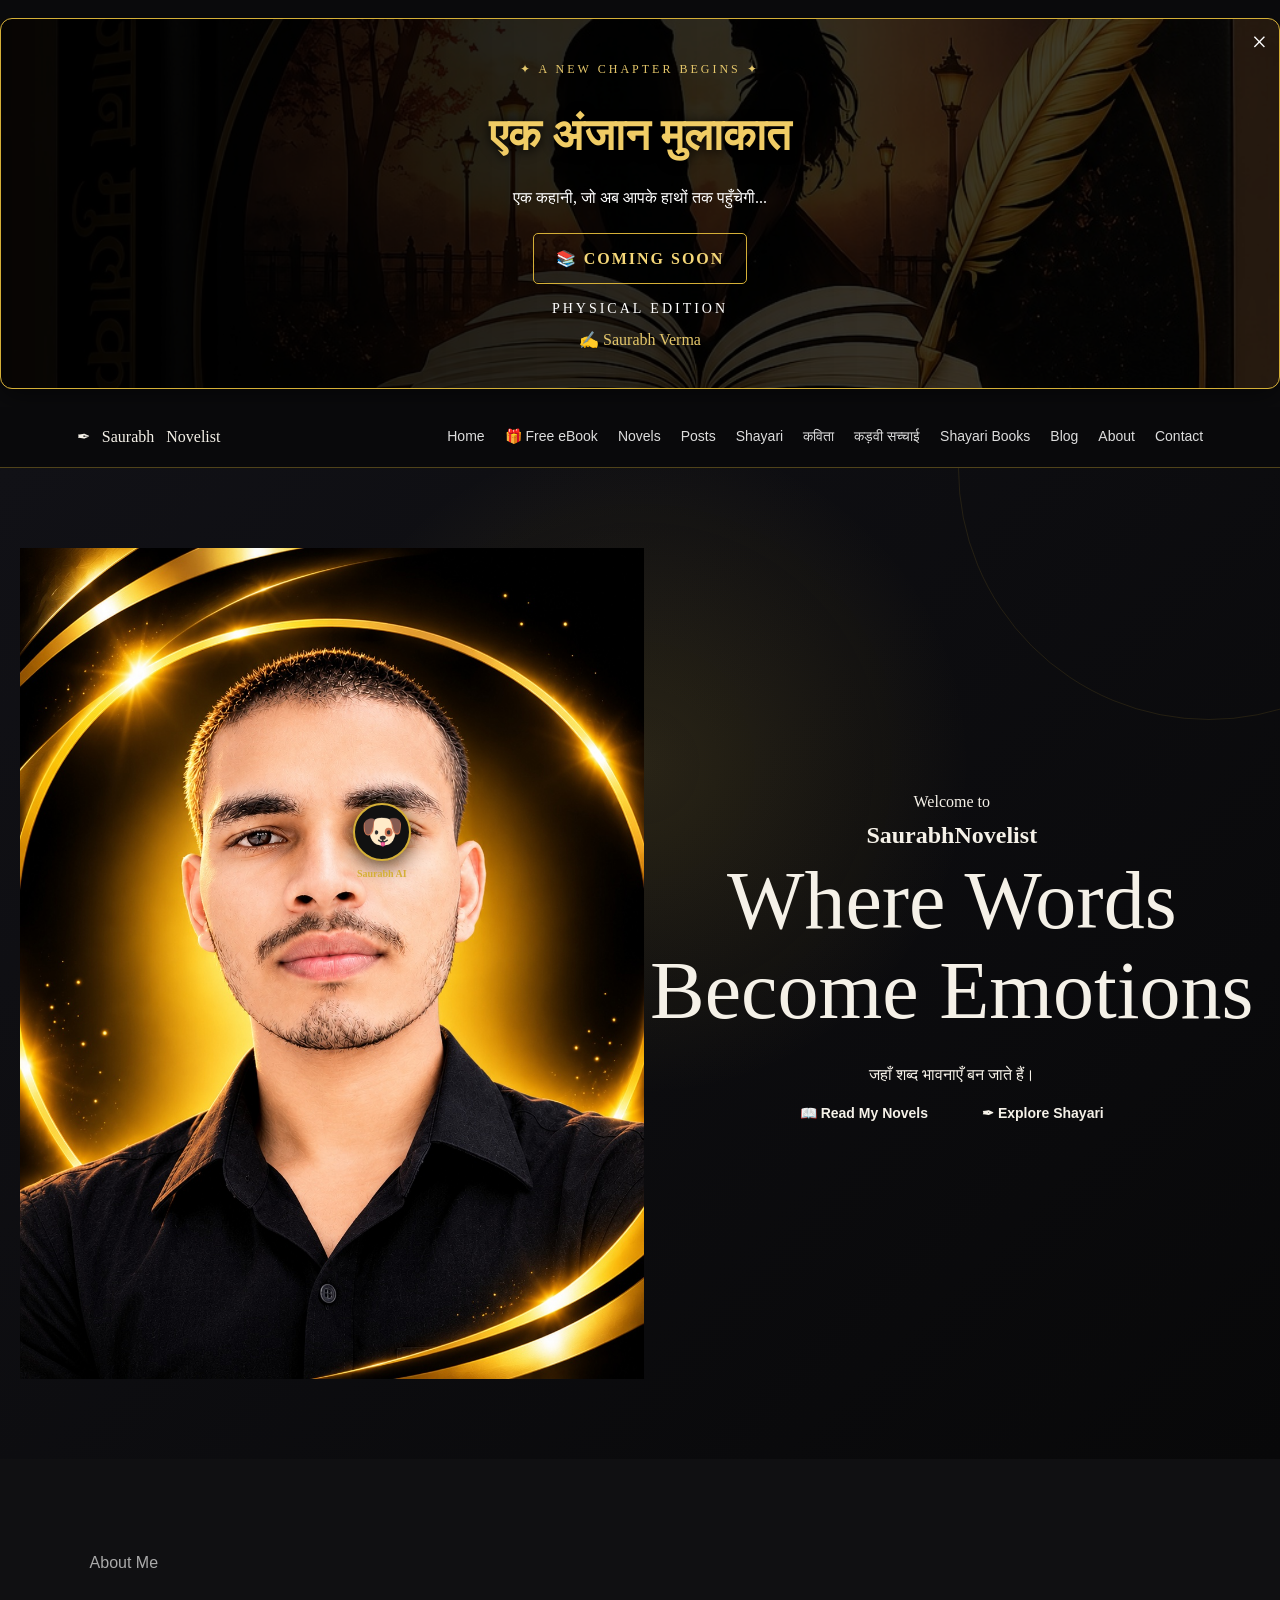
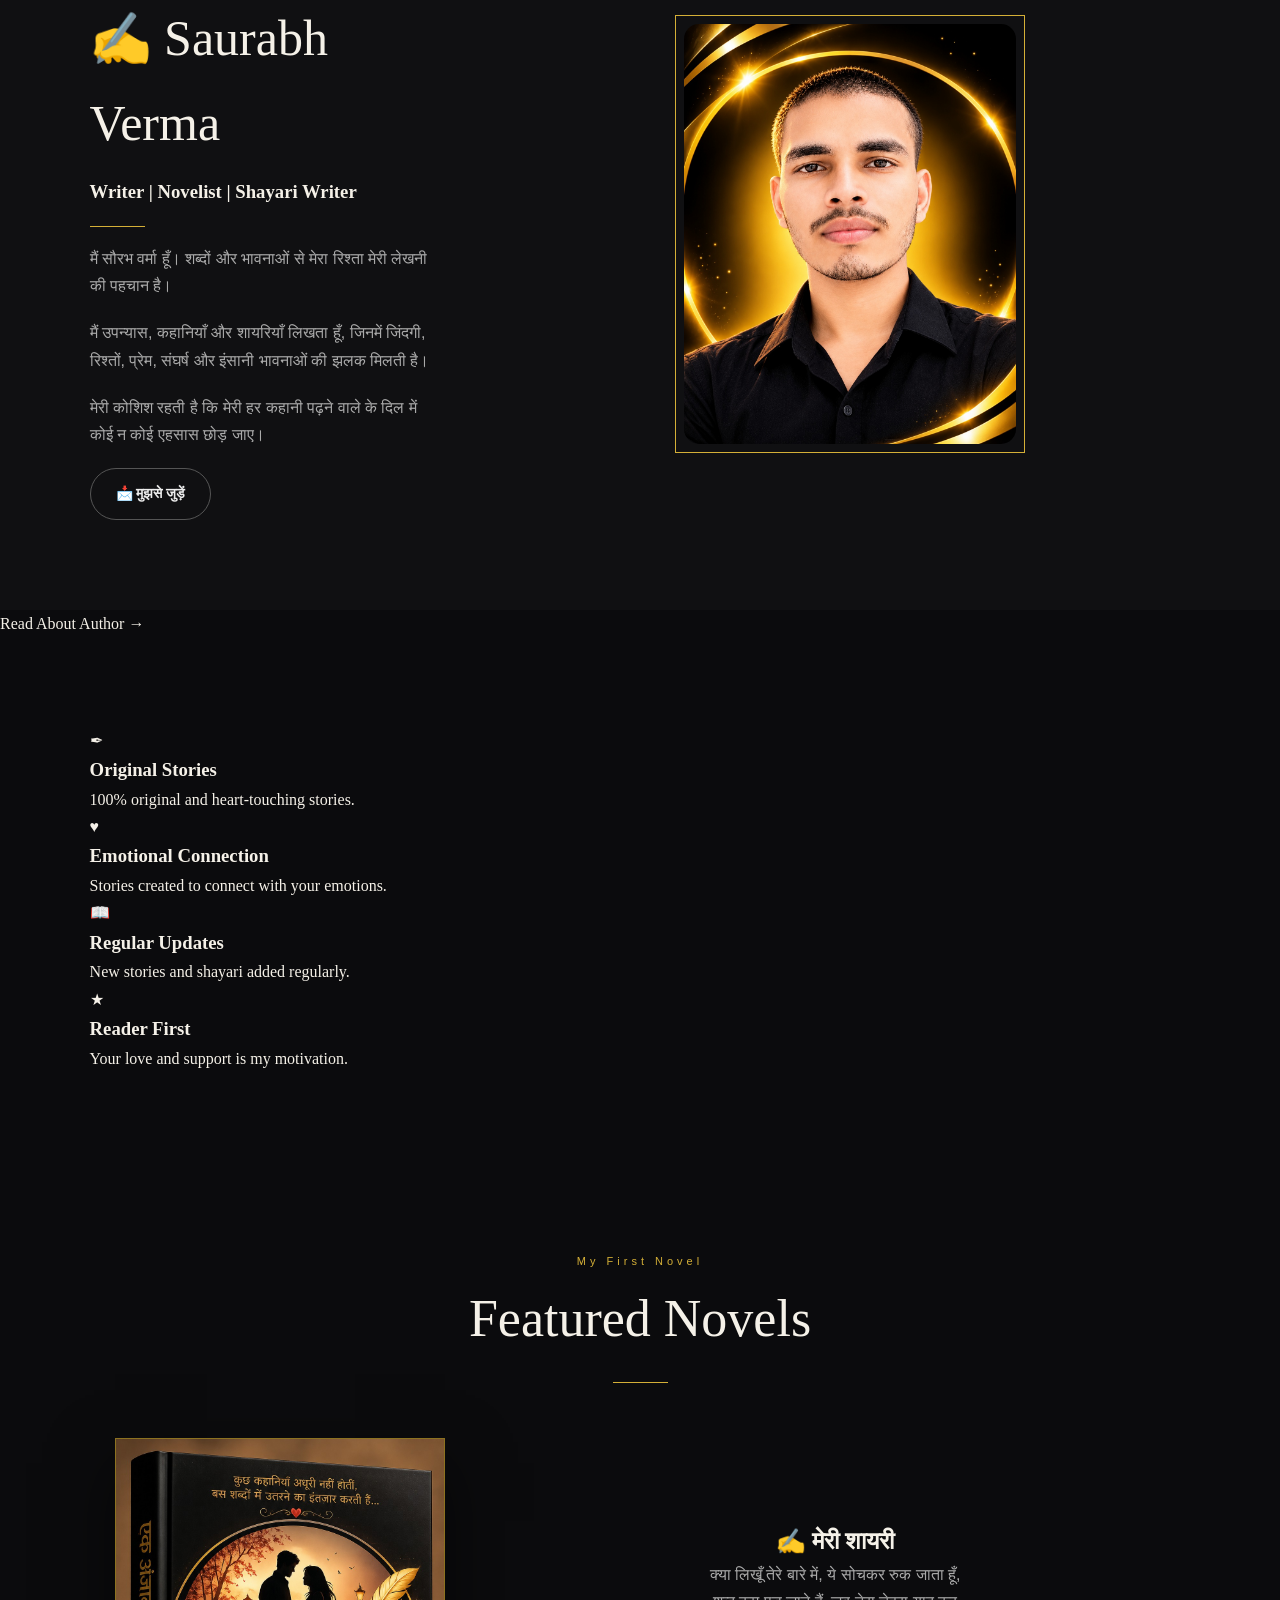
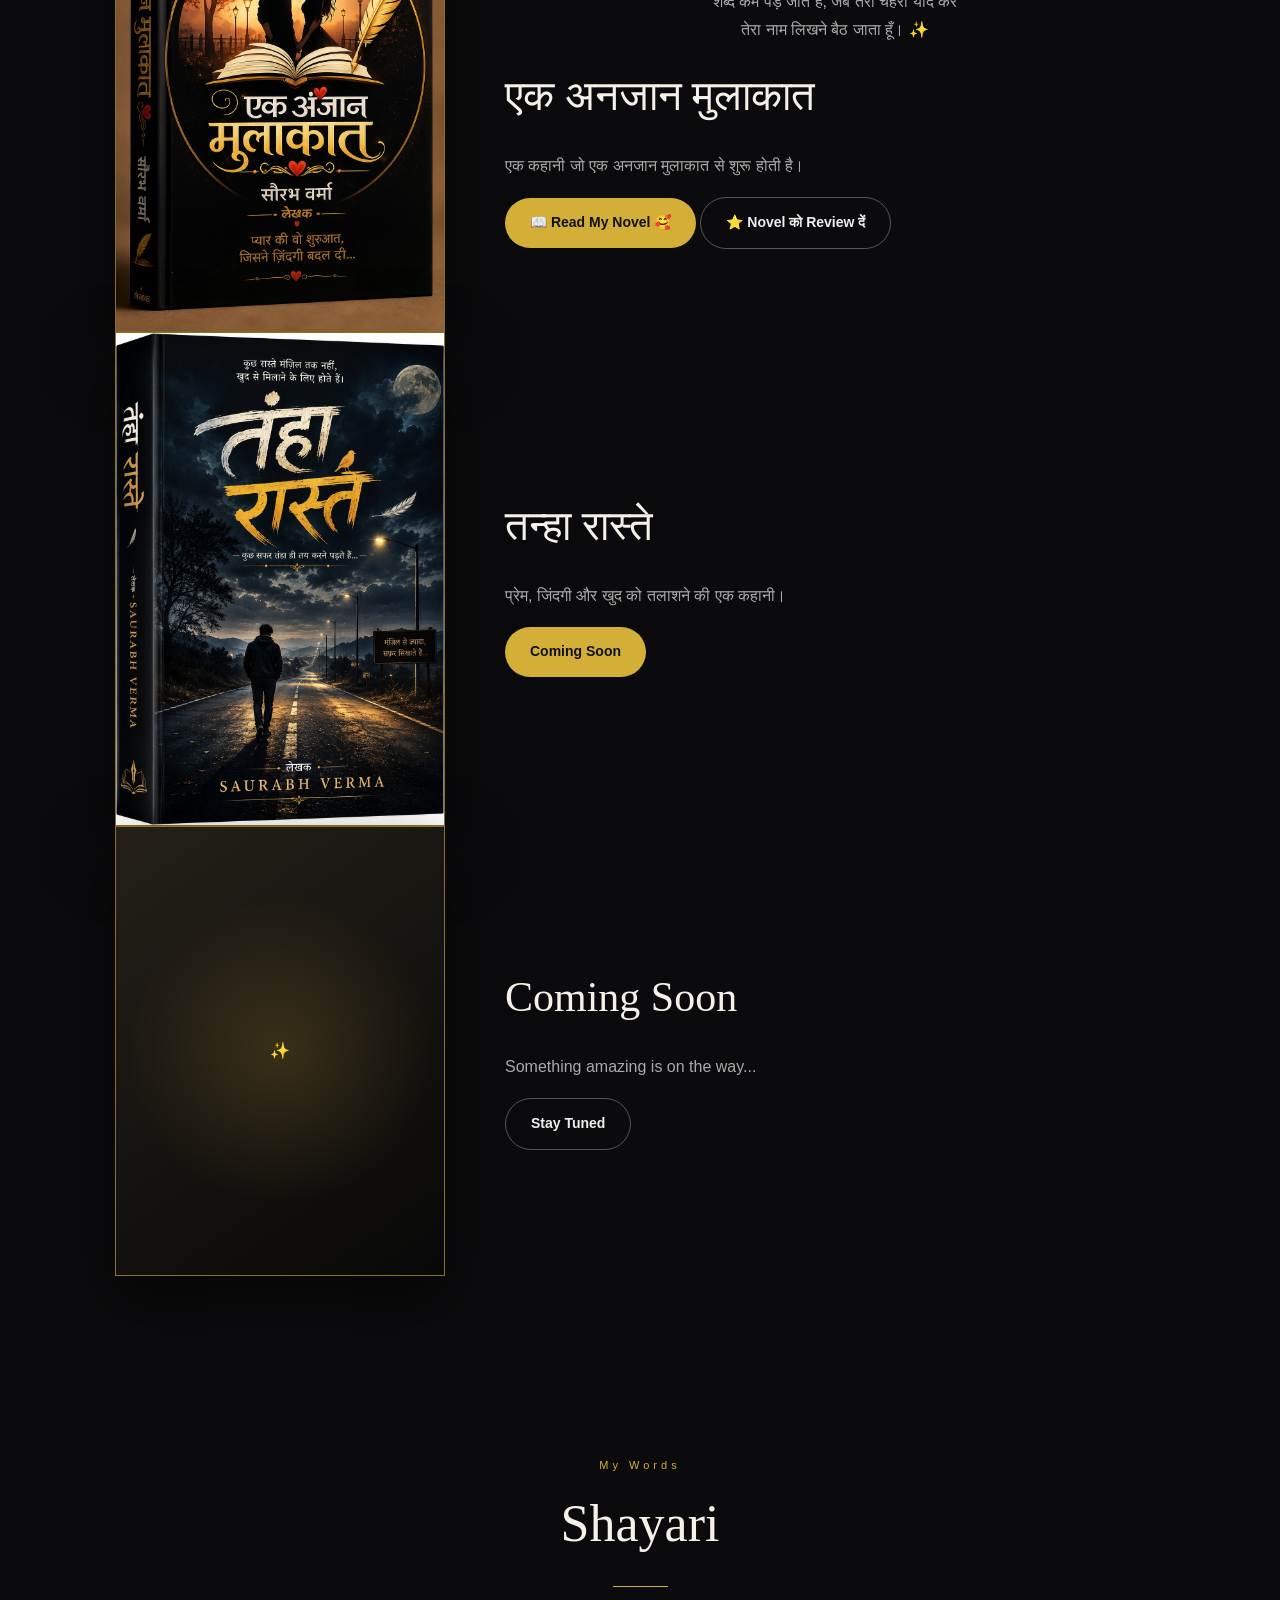
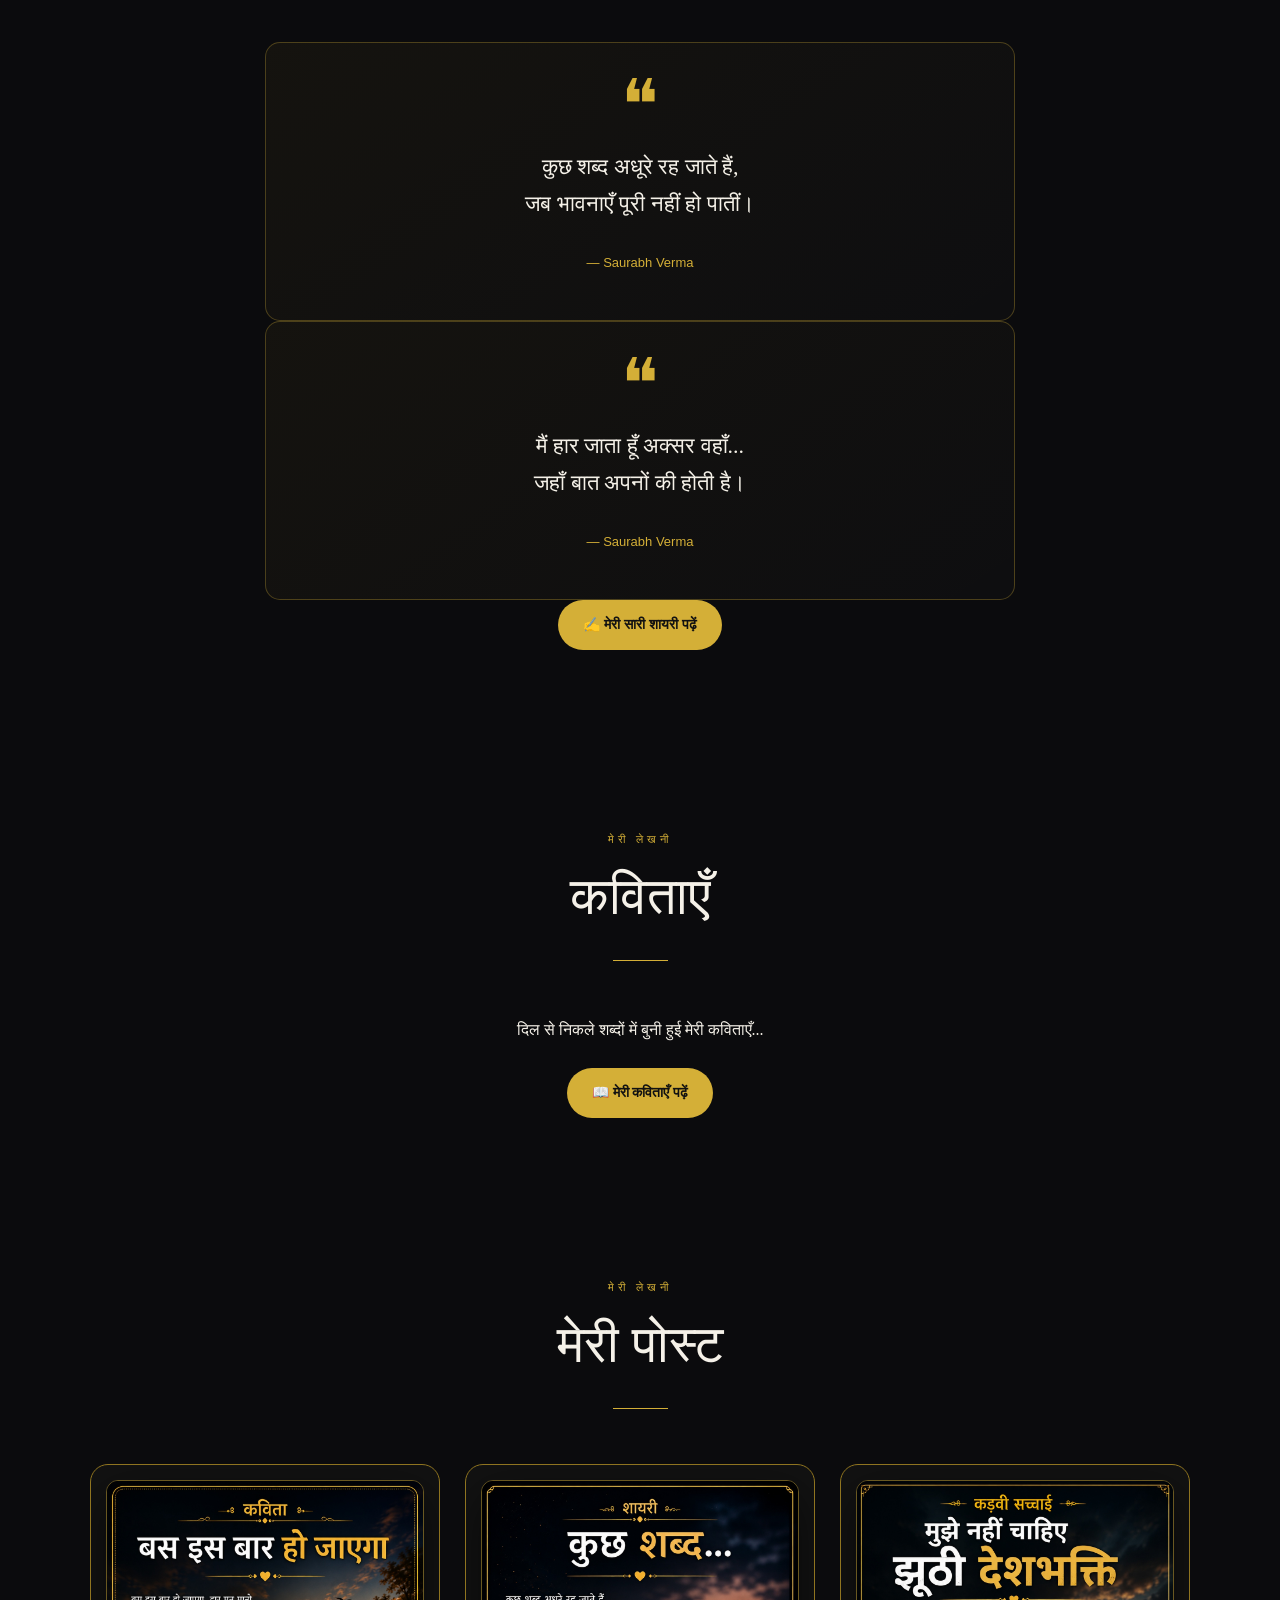
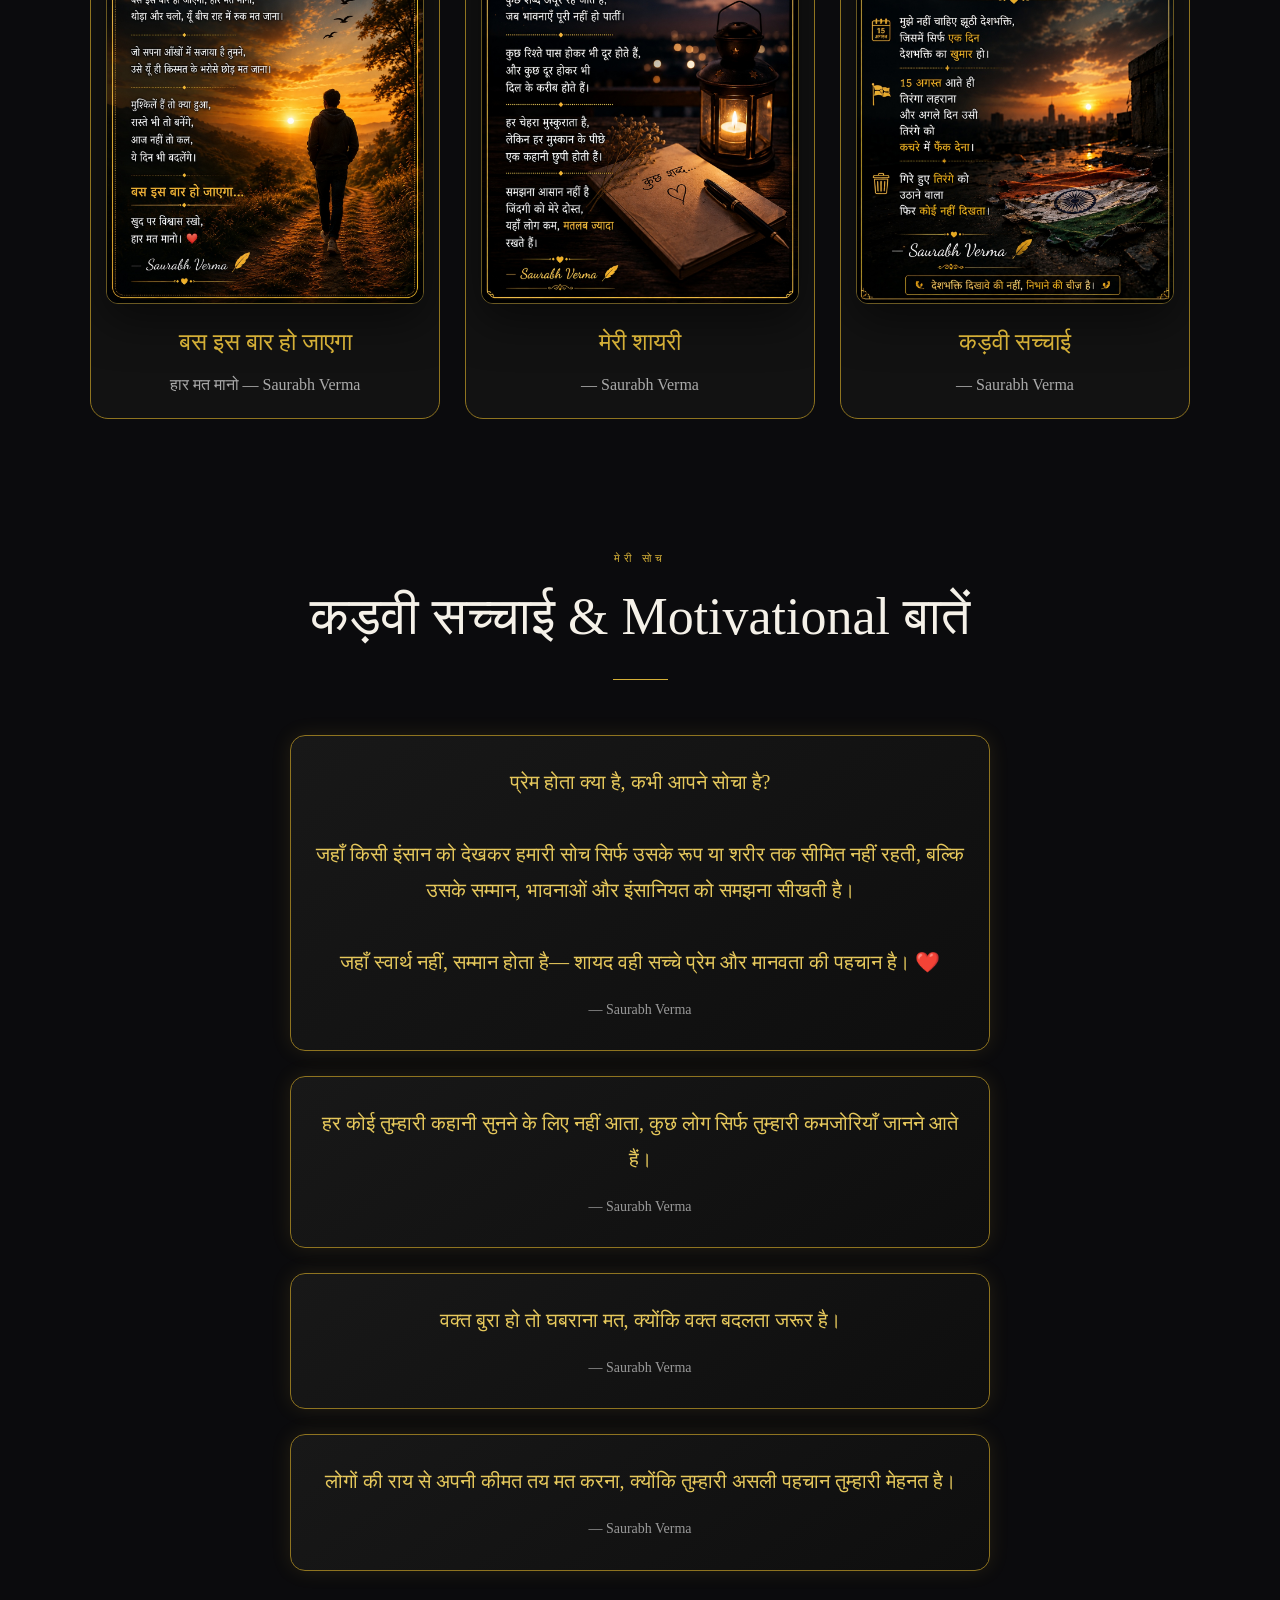
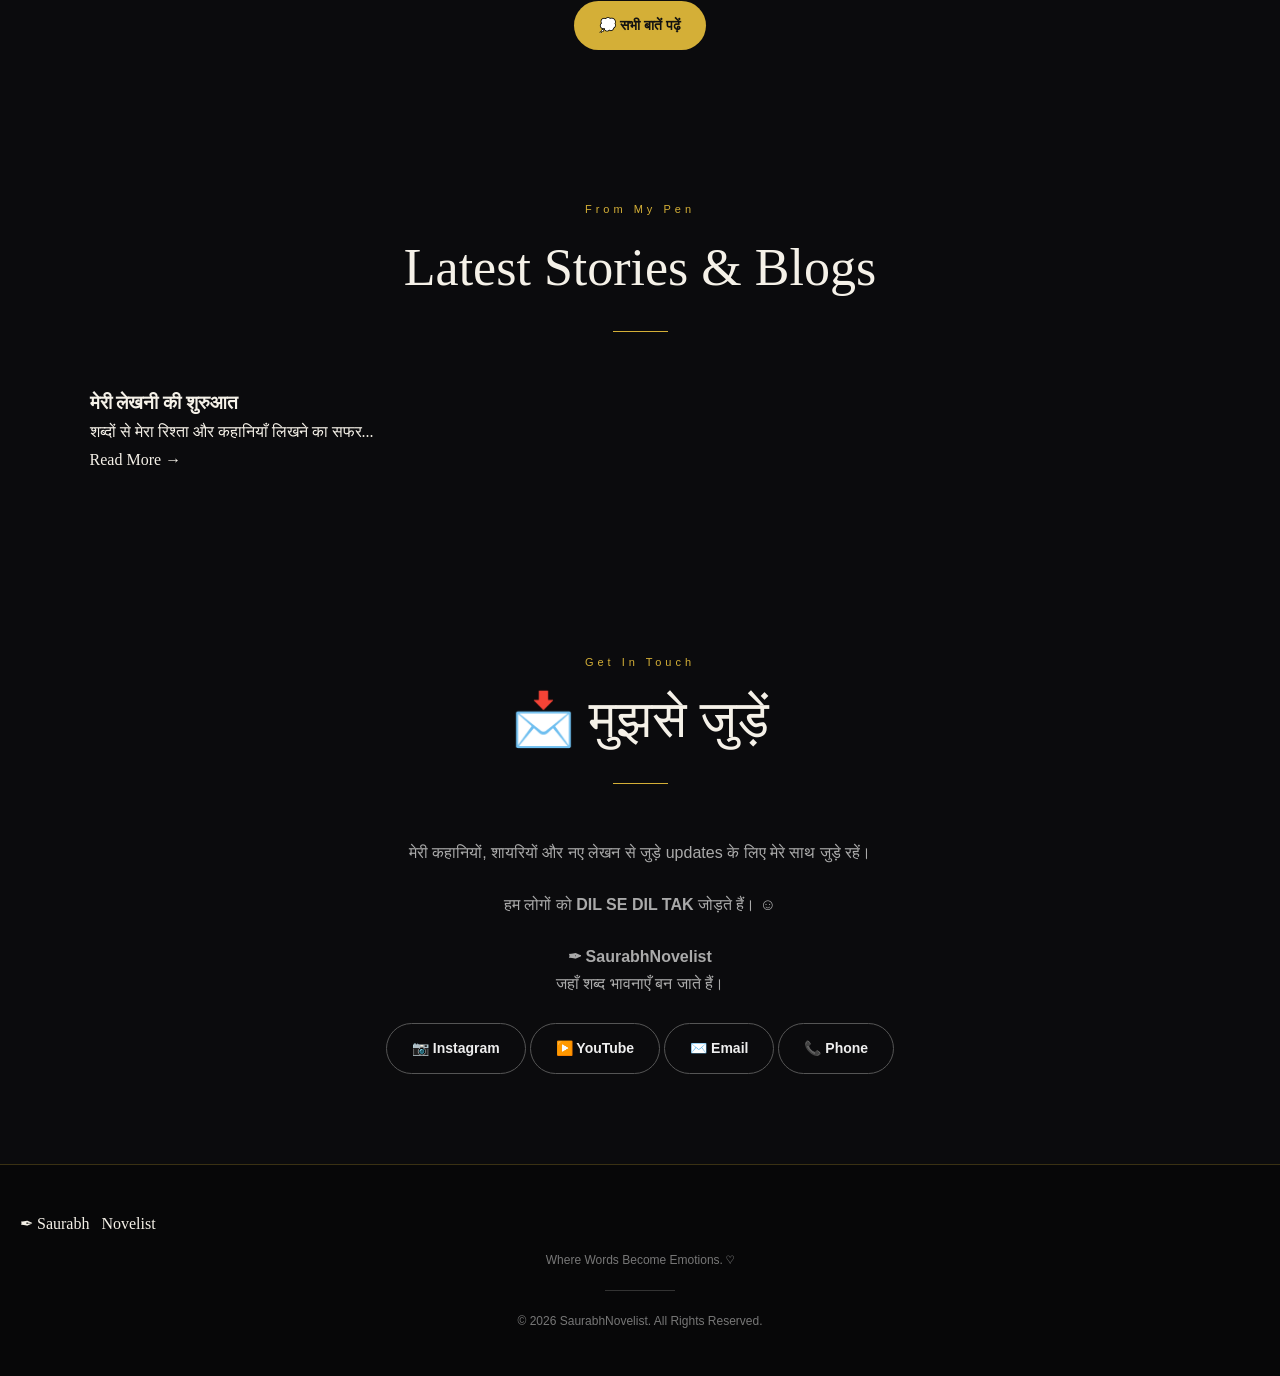
<file: index.html>
<!DOCTYPE html>
<html lang="hi">
<head>
  <meta charset="UTF-8">
  <meta name="viewport" content="width=device-width, initial-scale=1.0">

  <title>SaurabhNovelist | Hindi Novels, Shayari & Poems</title>

  <link rel="icon" type="image/jpeg" href="images/author.jpg">
  <link rel="apple-touch-icon" href="images/author.jpg">

  <meta name="description"
        content="SaurabhNovelist की आधिकारिक वेबसाइट — हिंदी उपन्यास, शायरी, कविताएँ और भावनात्मक कहानियाँ।">

  <meta name="keywords"
        content="SaurabhNovelist, Saurabh Verma, Hindi Novelist, Hindi Writer, Hindi Novels, Hindi Shayari, Hindi Poems, Hindi Stories, एक अनजान मुलाकात, तन्हा रास्ते, कविता, शायरी, उपन्यास">

  <meta name="author" content="Saurabh Verma">
  <meta name="robots" content="index, follow">
  <meta name="googlebot" content="index, follow">

  <meta name="google-site-verification"
        content="S6_Di2N1n2ewzby3xrtBhFDeYtwuclNTIh3ABkjNiHU">

  <link rel="canonical"
        href="https://saurabhnovelist.github.io/">

  <meta property="og:title"
        content="SaurabhNovelist | Hindi Novels, Shayari & Poems">

  <meta property="og:description"
        content="SaurabhNovelist — Hindi novels, shayari, poems and emotional stories where words become emotions.">

  <meta property="og:type" content="website">

  <meta property="og:url"
        content="https://saurabhnovelist.github.io/">

  <meta property="og:image"
        content="https://saurabhnovelist.github.io/images/author.jpg">

  <link rel="stylesheet" href="style.css">
</head>

<body>
<!-- EK ANJAAN MULAKAT: COMING SOON BANNER -->
<section class="physical-book-banner">
    <div class="physical-book-content">
        <span class="physical-book-label">✦ A NEW CHAPTER BEGINS ✦</span>

        <h2>एक अंजान मुलाकात</h2>

        <p class="physical-book-subtitle">
            एक कहानी, जो अब आपके हाथों तक पहुँचेगी...
        </p>

        <div class="physical-book-status">
            📚 COMING SOON
        </div>

        <p class="physical-book-edition">
            PHYSICAL EDITION
        </p>

        <p class="physical-book-author">
            ✍️ Saurabh Verma
        </p>
    </div>

    <button
        class="physical-book-close"
        onclick="this.parentElement.style.display='none'"
        aria-label="बैनर बंद करें">
        ×
    </button>
</section>
<!-- ================= HEADER ================= -->

<header class="header">

  <div class="logo">
    <span>✒</span>
    Saurabh<span>Novelist</span>
  </div>

  <nav>
    <a href="#home">Home</a>
    <a href="free-ebook.html">🎁 Free eBook</a>
    <a href="#novels">Novels</a>
    <a href="posts.html">Posts</a>
    <a href="#shayari">Shayari</a>
    <a href="kavita.html">कविता</a>
    <a href="#thoughts">कड़वी सच्चाई</a>
    <a href="shayari-books.html">Shayari Books</a>
    <a href="#blog">Blog</a>
    <a href="#about">About</a>
    <a href="#contact">Contact</a>
  </nav>

  <button class="menu" type="button">☰</button>

</header>


<!-- ================= HERO ================= -->

<section id="home" class="hero">

  <div class="hero-image">

    <img
      src="images/author.jpg"
      alt="Saurabh Verma - SaurabhNovelist"
    >

  </div>

  <div class="hero-content">

    <p class="gold-text">
      Welcome to
    </p>

    <h1>
      Saurabh<span>Novelist</span>
    </h1>

    <h2>
      Where Words Become Emotions
    </h2>

    <p class="hindi">
      जहाँ शब्द भावनाएँ बन जाते हैं।
    </p>

    <div class="buttons">

      <a href="novels.html" class="btn">
        📖 Read My Novels
      </a>

      <a href="#shayari" class="btn outline">
        ✒ Explore Shayari
      </a>

    </div>

  </div>

</section>


  

  
<!-- ================= ABOUT ================= -->

<section id="about" class="about">

  <div class="about-content">

    <p class="gold-text">
      About Me
    </p>

    <h2>
      ✍️ Saurabh Verma
    </h2>

    <h3>
      Writer | Novelist | Shayari Writer
    </h3>

    <div class="line left"></div>

    <p>
      मैं सौरभ वर्मा हूँ। शब्दों और भावनाओं से मेरा रिश्ता
      मेरी लेखनी की पहचान है।
    </p>

    <p>
      मैं उपन्यास, कहानियाँ और शायरियाँ लिखता हूँ,
      जिनमें जिंदगी, रिश्तों, प्रेम, संघर्ष और
      इंसानी भावनाओं की झलक मिलती है।
    </p>

    <p>
      मेरी कोशिश रहती है कि मेरी हर कहानी पढ़ने वाले के
      दिल में कोई न कोई एहसास छोड़ जाए।
    </p>

    <a href="#contact" class="btn secondary">
      📩 मुझसे जुड़ें
    </a>

  </div>

  <div class="about-image">

    <img
      src="images/author.jpg"
      alt="Saurabh Verma Writer"
    >

  </div>

</section>


<a href="about.html" class="read-author-btn">
                          Read About Author →
</a>


<!-- ================= FEATURES ================= -->

<section class="features">

  <div>

    <span>✒</span>

    <h3>
      Original Stories
    </h3>

    <p>
      100% original and heart-touching stories.
    </p>

  </div>


  <div>

    <span>♥</span>

    <h3>
      Emotional Connection
    </h3>

    <p>
      Stories created to connect with your emotions.
    </p>

  </div>


  <div>

    <span>📖</span>

    <h3>
      Regular Updates
    </h3>

    <p>
      New stories and shayari added regularly.
    </p>

  </div>


  <div>

    <span>★</span>

    <h3>
      Reader First
    </h3>

    <p>
      Your love and support is my motivation.
    </p>

  </div>

</section>


<!-- ================= NOVELS ================= -->

<section id="novels" class="section">

  <div class="section-heading">

    <p>
      My First Novel
    </p>

    <h2>
      Featured Novels
    </h2>

    <div class="line"></div>

  </div>


  <div class="novel-grid">


    <!-- ================= NOVEL 1 ================= -->

    <article class="novel-card">

      <div class="novel-cover">

        <img
          src="images/ek-anjan-mulakat-book-cover.jpg"
          alt="एक अनजान मुलाकात Book Cover"
        >

      </div>


      <div class="novel-info">

        <div class="shayari">

          <h2>
            ✍️ मेरी शायरी
          </h2>

          <p>
            क्या लिखूँ तेरे बारे में, ये सोचकर रुक जाता हूँ,<br>
            शब्द कम पड़ जाते हैं, जब तेरा चेहरा याद कर<br>
            तेरा नाम लिखने बैठ जाता हूँ। ✨
          </p>

        </div>


        <h3>
          एक अनजान मुलाकात
        </h3>

        <p>
          एक कहानी जो एक अनजान मुलाकात से शुरू होती है।
        </p>


        <!-- ONLY BUTTON — NO PDF HERE -->

        <a
          href="novel-reader.html"
          class="btn primary"
        >
          📖 Read My Novel 🥰
        </a>


        <a
          href="novel-review.html"
          class="btn secondary"
        >
          ⭐ Novel को Review दें
        </a>

      </div>

    </article>


    <!-- ================= NOVEL 2 ================= -->

    <article class="novel-card">

      <div class="novel-cover">

        <img
          src="images/tanha-rastes-cover.jpg"
          alt="तन्हा रास्ते Book Cover"
        >

      </div>

      <div class="novel-info">

        <h3>
          तन्हा रास्ते
        </h3>

        <p>
          प्रेम, जिंदगी और खुद को तलाशने की एक कहानी।
        </p>

        <a
          href="#"
          class="btn primary"
        >
          Coming Soon
        </a>

      </div>

    </article>


    <!-- ================= COMING SOON ================= -->

    <article class="novel-card coming">

      <div class="novel-cover">
        ✨
      </div>

      <div class="novel-info">

        <h3>
          Coming Soon
        </h3>

        <p>
          Something amazing is on the way...
        </p>

        <a
          href="#contact"
          class="btn secondary"
        >
          Stay Tuned
        </a>

      </div>

    </article>

  </div>

</section>


<!-- ================= SHAYARI ================= -->

<section id="shayari" class="shayari">

  <div class="section-heading">

    <p>
      My Words
    </p>

    <h2>
      Shayari
    </h2>

    <div class="line"></div>

  </div>


  <div class="shayari-box">

    <div class="quote">
      ❝
    </div>

    <p>
      कुछ शब्द अधूरे रह जाते हैं,<br>
      जब भावनाएँ पूरी नहीं हो पातीं।
    </p>

    <span>
      — Saurabh Verma
    </span>

  </div>


  <div class="shayari-box">

    <div class="quote">
      ❝
    </div>

    <p>
      मैं हार जाता हूँ अक्सर वहाँ...<br>
      जहाँ बात अपनों की होती है।
    </p>

    <span>
      — Saurabh Verma
    </span>

  </div>


  <a
    href="shayari.html"
    class="btn primary"
  >
    ✍️ मेरी सारी शायरी पढ़ें
  </a>

</section>


<!-- ================= KAVITA ================= -->

<section class="section">

  <div class="section-heading">

    <p>
      मेरी लेखनी
    </p>

    <h2>
      कविताएँ
    </h2>

    <div class="line"></div>

  </div>

  <p style="text-align:center;">
    दिल से निकले शब्दों में बुनी हुई मेरी कविताएँ...
  </p>

  <div style="text-align:center; margin-top:25px;">

    <a
      href="kavita.html"
      class="btn primary"
    >
      📖 मेरी कविताएँ पढ़ें
    </a>

  </div>

</section>


<!-- ================= MY POSTS ================= -->

<section class="post-section" id="posts">

  <div class="section-heading">

    <p>
      मेरी लेखनी
    </p>

    <h2>
      मेरी पोस्ट
    </h2>

    <div class="line"></div>

  </div>


  <div class="post-grid">


    <!-- POST 01 -->

    <article class="post-card">

      <a
        href="images/saurabh_post_01_motivational.jpg"
        target="_blank"
      >

        <img
          src="images/saurabh_post_01_motivational.jpg"
          alt="बस इस बार हो जाएगा — Saurabh Verma"
          loading="lazy"
        >

      </a>

      <h3>
        बस इस बार हो जाएगा
      </h3>

      <p>
        हार मत मानो — Saurabh Verma
      </p>

    </article>


    <!-- POST 02 -->

    <article class="post-card">

      <a
        href="images/saurabh_post_02_shayari.jpg"
        target="_blank"
      >

        <img
          src="images/saurabh_post_02_shayari.jpg"
          alt="मेरी शायरी — Saurabh Verma"
          loading="lazy"
        >

      </a>

      <h3>
        मेरी शायरी
      </h3>

      <p>
        — Saurabh Verma
      </p>

    </article>


    <!-- POST 03 -->

    <article class="post-card">

      <a
        href="images/saurabh_post_03_kadvi_sachchai.jpg"
        target="_blank"
      >

        <img
          src="images/saurabh_post_03_kadvi_sachchai.jpg"
          alt="कड़वी सच्चाई — Saurabh Verma"
          loading="lazy"
        >

      </a>

      <h3>
        कड़वी सच्चाई
      </h3>

      <p>
        — Saurabh Verma
      </p>

    </article>

  </div>

</section>


<!-- ================= KADVI SACHCHAI ================= -->

<section id="thoughts" class="section">

  <div class="section-heading">

    <p>
      मेरी सोच
    </p>

    <h2>
      कड़वी सच्चाई & Motivational बातें
    </h2>

    <div class="line"></div>

  </div>


  <!-- THOUGHT 01 -->

  <div class="thought-card">

    <p>

      प्रेम होता क्या है, कभी आपने सोचा है?<br><br>

      जहाँ किसी इंसान को देखकर हमारी सोच सिर्फ
      उसके रूप या शरीर तक सीमित नहीं रहती,
      बल्कि उसके सम्मान, भावनाओं और इंसानियत को
      समझना सीखती है।<br><br>

      जहाँ स्वार्थ नहीं, सम्मान होता है—
      शायद वही सच्चे प्रेम और मानवता की पहचान है।
      ❤️

    </p>

    <small>
      — Saurabh Verma
    </small>

  </div>


  <!-- THOUGHT 02 -->

  <div class="thought-card">

    <p>
      हर कोई तुम्हारी कहानी सुनने के लिए नहीं आता,
      कुछ लोग सिर्फ तुम्हारी कमजोरियाँ जानने आते हैं।
    </p>

    <small>
      — Saurabh Verma
    </small>

  </div>


  <!-- THOUGHT 03 -->

  <div class="thought-card">

    <p>
      वक्त बुरा हो तो घबराना मत,
      क्योंकि वक्त बदलता जरूर है।
    </p>

    <small>
      — Saurabh Verma
    </small>

  </div>


  <!-- THOUGHT 04 -->

  <div class="thought-card">

    <p>
      लोगों की राय से अपनी कीमत तय मत करना,
      क्योंकि तुम्हारी असली पहचान तुम्हारी मेहनत है।
    </p>

    <small>
      — Saurabh Verma
    </small>

  </div>


  <div style="text-align:center; margin-top:30px;">

    <a
      href="thoughts.html"
      class="btn primary"
    >
      💭 सभी बातें पढ़ें
    </a>

  </div>

</section>


<!-- ================= BLOG ================= -->

<section id="blog" class="section">

  <div class="section-heading">

    <p>
      From My Pen
    </p>

    <h2>
      Latest Stories & Blogs
    </h2>

    <div class="line"></div>

  </div>


  <div class="blog-card">

    <h3>
      मेरी लेखनी की शुरुआत
    </h3>

    <p>
      शब्दों से मेरा रिश्ता और कहानियाँ लिखने का सफर...
    </p>

    <a
      href="#"
      class="read-more"
    >
      Read More →
    </a>

  </div>

</section>


<!-- ================= CONTACT ================= -->

<section id="contact" class="contact">

  <div class="section-heading">

    <p>
      Get In Touch
    </p>

    <h2>
      📩 मुझसे जुड़ें
    </h2>

    <div class="line"></div>

  </div>


  <p>
    मेरी कहानियों, शायरियों और नए लेखन से जुड़े
    updates के लिए मेरे साथ जुड़े रहें।
  </p>


  <p>
    हम लोगों को
    <strong>DIL SE DIL TAK</strong>
    जोड़ते हैं। ☺
  </p>


  <p>
    <strong>✒ SaurabhNovelist</strong><br>
    जहाँ शब्द भावनाएँ बन जाते हैं।
  </p>


  <div class="social">


    <a
  href="https://www.instagram.com/im_saurabhnovelist/"
  target="_blank"
  rel="noopener noreferrer"
  class="btn secondary"
>
  📷 Instagram
    </a>


    <a
      href="https://youtube.com/@saurabhnovelist?si=a3PTuqzoi2wv3nwJ"
      target="_blank"
      rel="noopener"
      class="btn secondary"
    >
      ▶️ YouTube
    </a>


    <a
      href="mailto:saurabhnovelist@gmail.com"
      class="btn secondary"
    >
      ✉️ Email
    </a>


    <a
      href="tel:+917268802785"
      class="btn secondary"
    >
      📞 Phone
    </a>

  </div>

</section>


<!-- ================= FOOTER ================= -->

<footer>

  <div class="logo">
    ✒ Saurabh<span>Novelist</span>
  </div>

  <p>
    Where Words Become Emotions. ♡
  </p>

  <div class="footer-line"></div>

  <p class="copyright">
    © 2026 SaurabhNovelist. All Rights Reserved.
  </p>

</footer>


<!-- ================= JAVASCRIPT ================= -->

<script src="script.js"></script>
<script src="doggy-assistant.js"></script>
  <script src="click-heart.js"></script>
</body>
</html>
</file>
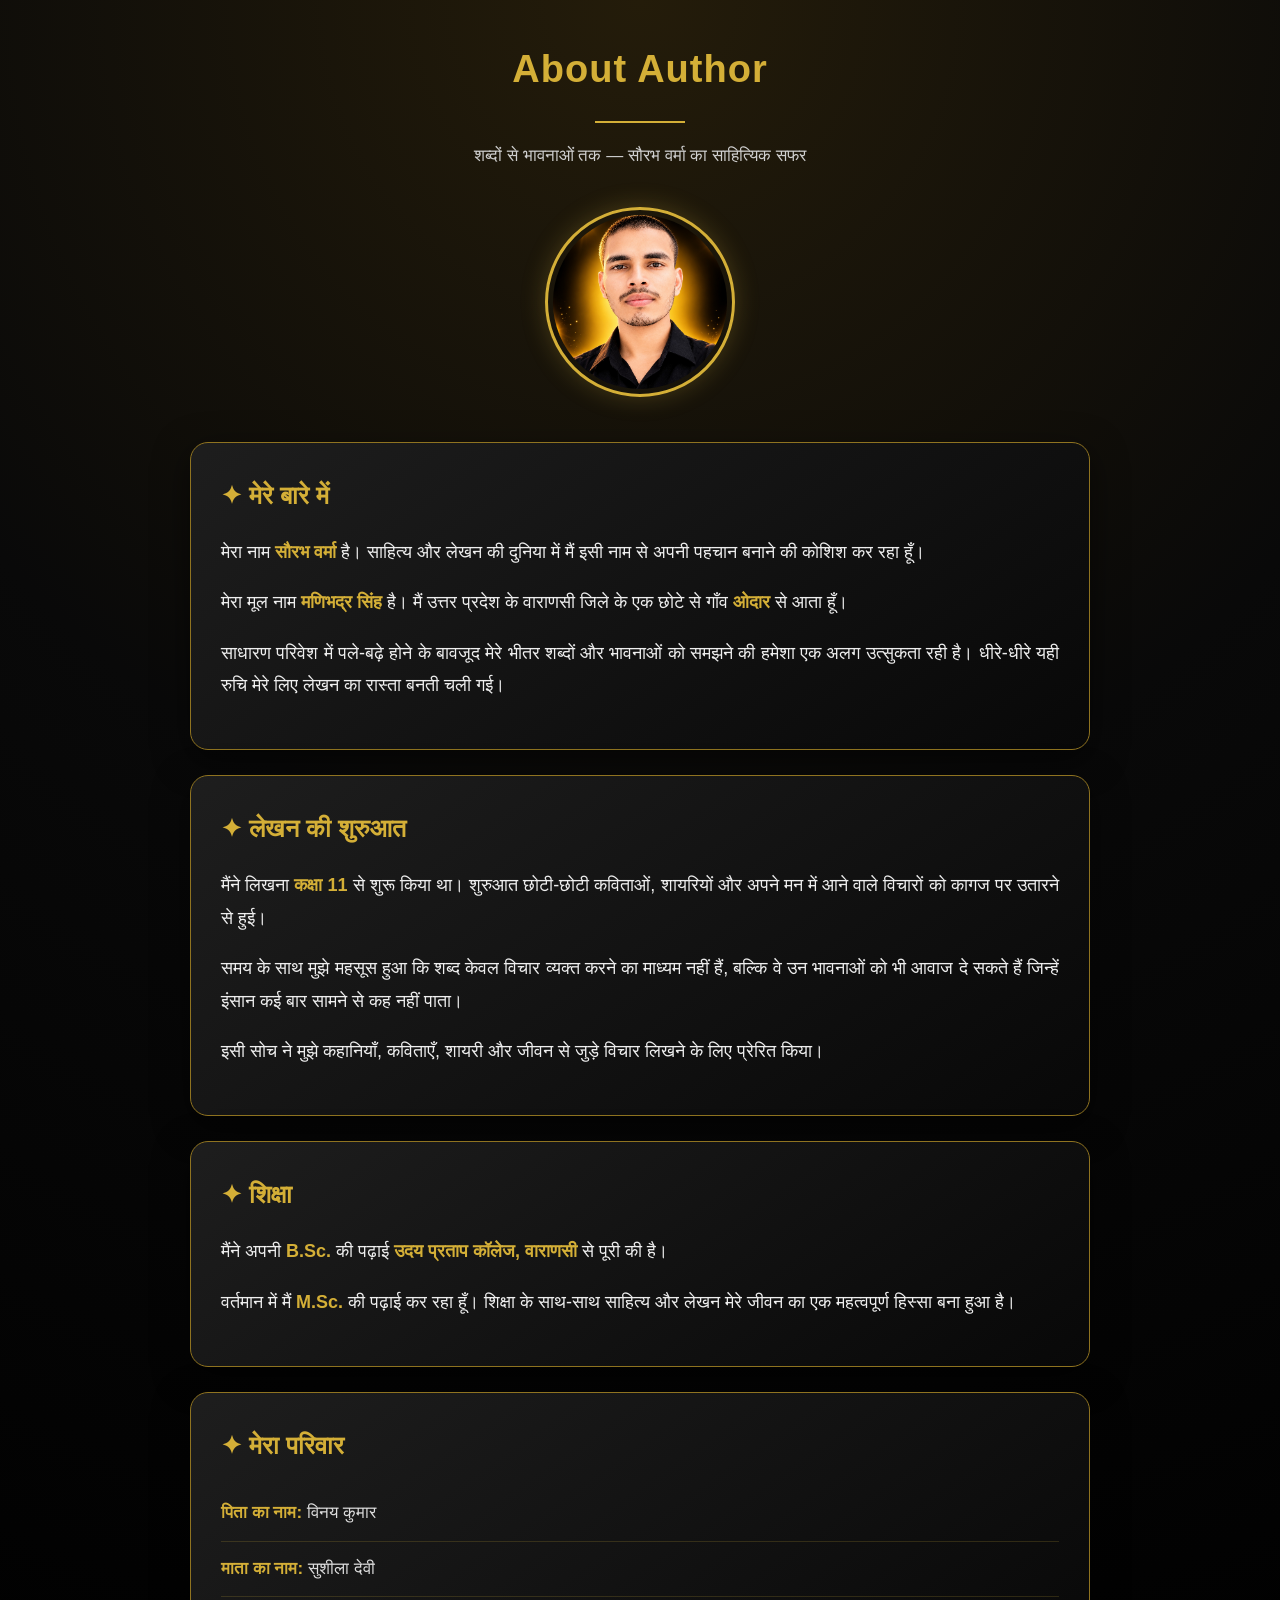
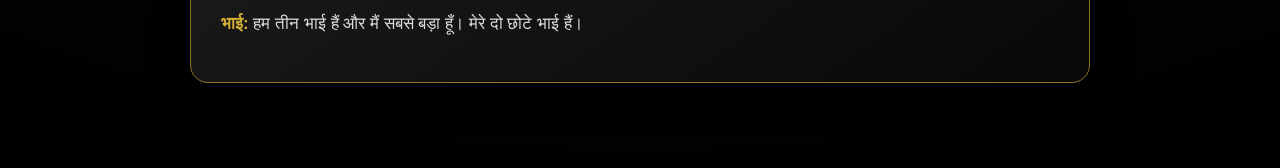
<file: about.html>
<!DOCTYPE html>
<html lang="hi">
<head>
    <meta charset="UTF-8">

    <meta name="viewport"
          content="width=device-width, initial-scale=1.0">

    <title>About Author | SaurabhNovelist</title>

    <meta name="description"
          content="सौरभ वर्मा — युवा हिंदी लेखक, कवि और शायर। जानिए उनके साहित्यिक सफर, शिक्षा, लेखन और SaurabhNovelist के बारे में।">

    <link rel="icon"
          type="image/jpeg"
          href="images/author.jpg">

    <link rel="apple-touch-icon"
          href="images/author.jpg">

    <style>

        * {
            margin: 0;
            padding: 0;
            box-sizing: border-box;
        }

        body {
            background:
                radial-gradient(circle at top,
                #241c0a 0%,
                #090909 45%,
                #000000 100%);

            color: #f5e6b3;

            font-family:
                "Noto Sans Devanagari",
                "Mangal",
                Arial,
                sans-serif;

            line-height: 1.8;
        }

        .page {
            width: 92%;
            max-width: 900px;
            margin: auto;
            padding: 35px 0 60px;
        }

        /* HEADER */

        .author-header {
            text-align: center;
            margin-bottom: 35px;
        }

        .author-header h1 {
            color: #d4af37;
            font-size: 38px;
            letter-spacing: 1px;
            margin-bottom: 8px;
        }

        .author-header p {
            color: #cfcfcf;
            font-size: 17px;
        }

        .line {
            width: 90px;
            height: 2px;
            background: #d4af37;
            margin: 18px auto;
        }

        /* AUTHOR PHOTO */

        .author-photo-box {
            text-align: center;
            margin-bottom: 35px;
        }

        .author-photo {
            width: 190px;
            height: 190px;
            object-fit: cover;

            border-radius: 50%;

            border: 3px solid #d4af37;

            padding: 5px;

            box-shadow:
                0 0 25px rgba(212,175,55,0.25);
        }

        /* CONTENT */

        .about-box {
            background:
                linear-gradient(
                    145deg,
                    rgba(30,30,30,0.98),
                    rgba(8,8,8,0.98)
                );

            border: 1px solid #8f7320;

            border-radius: 18px;

            padding: 30px;

            margin-bottom: 25px;

            box-shadow:
                0 10px 35px rgba(0,0,0,0.5);
        }

        .about-box h2 {
            color: #d4af37;
            font-size: 25px;
            margin-bottom: 18px;
        }

        .about-box h2::before {
            content: "✦ ";
        }

        .about-box p {
            color: #eeeeee;
            font-size: 18px;
            text-align: justify;
            margin-bottom: 18px;
        }

        .highlight {
            color: #d4af37;
            font-weight: bold;
        }

        /* QUOTE */

        .quote {
            text-align: center;

            margin: 30px 0;

            padding: 28px 20px;

            border-top: 1px solid #8f7320;
            border-bottom: 1px solid #8f7320;

            color: #e5c76b;

            font-size: 21px;

            font-style: italic;
        }

        .quote span {
            display: block;

            margin-top: 12px;

            color: #aaa;

            font-size: 15px;

            font-style: normal;
        }

        /* AUTHOR DETAILS */

        .details {
            margin-top: 10px;
        }

        .detail-item {
            padding: 12px 0;

            border-bottom: 1px solid
                rgba(212,175,55,0.18);

            color: #ddd;

            font-size: 17px;
        }

        .detail-item:last-child {
            border-bottom: none;
        }

        .detail-item strong {
            color: #d4af37;
        }

        /* BUTTON */

        .button-box {
            text-align: center;
            margin-top: 35px;
        }

        .read-author-btn {
            display: inline-block;

            padding: 13px 28px;

            color: #000;

            background:
                linear-gradient(
                    135deg,
                    #d4af37,
                    #f1d77a
                );

            text-decoration: none;

            border-radius: 30px;

            font-weight: bold;

            font-size: 16px;

            transition: 0.3s;

            box-shadow:
                0 5px 20px rgba(212,175,55,0.20);
        }

        .read-author-btn:hover {
            transform: translateY(-3px);

            box-shadow:
                0 8px 25px rgba(212,175,55,0.35);
        }

        /* FOOTER */

        footer {
            text-align: center;

            margin-top: 45px;

            padding-top: 20px;

            border-top: 1px solid
                rgba(212,175,55,0.25);

            color: #888;

            font-size: 14px;
        }

        footer strong {
            color: #d4af37;
        }

        /* MOBILE */

        @media (max-width: 600px) {

            .page {
                width: 94%;
                padding-top: 25px;
            }

            .author-header h1 {
                font-size: 30px;
            }

            .author-header p {
                font-size: 15px;
            }

            .author-photo {
                width: 155px;
                height: 155px;
            }

            .about-box {
                padding: 22px 18px;
            }

            .about-box h2 {
                font-size: 22px;
            }

            .about-box p {
                font-size: 16px;
                text-align: left;
            }

            .quote {
                font-size: 18px;
            }

            .detail-item {
                font-size: 15px;
            }
        }

    </style>
</head>

<body>

<div class="page">

    <!-- AUTHOR HEADER -->

    <header class="author-header">

        <h1>About Author</h1>

        <div class="line"></div>

        <p>
            शब्दों से भावनाओं तक — सौरभ वर्मा का साहित्यिक सफर
        </p>

    </header>


    <!-- AUTHOR PHOTO -->

    <div class="author-photo-box">

        <img
            src="images/author.jpg"
            alt="सौरभ वर्मा — लेखक"
            class="author-photo"
        >

    </div>


    <!-- INTRODUCTION -->

    <section class="about-box">

        <h2>मेरे बारे में</h2>

        <p>
            मेरा नाम <span class="highlight">सौरभ वर्मा</span> है।
            साहित्य और लेखन की दुनिया में मैं इसी नाम से अपनी पहचान
            बनाने की कोशिश कर रहा हूँ।
        </p>

        <p>
            मेरा मूल नाम <span class="highlight">मणिभद्र सिंह</span> है।
            मैं उत्तर प्रदेश के वाराणसी जिले के एक छोटे से गाँव
            <span class="highlight">ओदार</span> से आता हूँ।
        </p>

        <p>
            साधारण परिवेश में पले-बढ़े होने के बावजूद मेरे भीतर
            शब्दों और भावनाओं को समझने की हमेशा एक अलग उत्सुकता रही है।
            धीरे-धीरे यही रुचि मेरे लिए लेखन का रास्ता बनती चली गई।
        </p>

    </section>


    <!-- WRITING JOURNEY -->

    <section class="about-box">

        <h2>लेखन की शुरुआत</h2>

        <p>
            मैंने लिखना <span class="highlight">कक्षा 11</span> से
            शुरू किया था। शुरुआत छोटी-छोटी कविताओं, शायरियों और
            अपने मन में आने वाले विचारों को कागज पर उतारने से हुई।
        </p>

        <p>
            समय के साथ मुझे महसूस हुआ कि शब्द केवल विचार व्यक्त करने
            का माध्यम नहीं हैं, बल्कि वे उन भावनाओं को भी आवाज दे सकते हैं
            जिन्हें इंसान कई बार सामने से कह नहीं पाता।
        </p>

        <p>
            इसी सोच ने मुझे कहानियाँ, कविताएँ, शायरी और जीवन से जुड़े
            विचार लिखने के लिए प्रेरित किया।
        </p>

    </section>


    <!-- EDUCATION -->

    <section class="about-box">

        <h2>शिक्षा</h2>

        <p>
            मैंने अपनी <span class="highlight">B.Sc.</span> की पढ़ाई
            <span class="highlight">उदय प्रताप कॉलेज, वाराणसी</span>
            से पूरी की है।
        </p>

        <p>
            वर्तमान में मैं <span class="highlight">M.Sc.</span> की
            पढ़ाई कर रहा हूँ। शिक्षा के साथ-साथ साहित्य और लेखन
            मेरे जीवन का एक महत्वपूर्ण हिस्सा बना हुआ है।
        </p>

    </section>


    <!-- FAMILY -->

    <section class="about-box">

        <h2>मेरा परिवार</h2>

        <div class="details">

            <div class="detail-item">
                <strong>पिता का नाम:</strong>
                विनय कुमार
            </div>

            <div class="detail-item">
                <strong>माता का नाम:</strong>
                सुशीला देवी
            </div>

            <div class="detail-item">
                <strong>भाई:</strong>
                हम तीन भाई हैं और मैं सबसे बड़ा हूँ।
                मेरे दो छोटे भाई हैं।
            </div>

        </div>

    </section>


    <!-- LITERARY THOUGHT -->

    <section class="
</file>
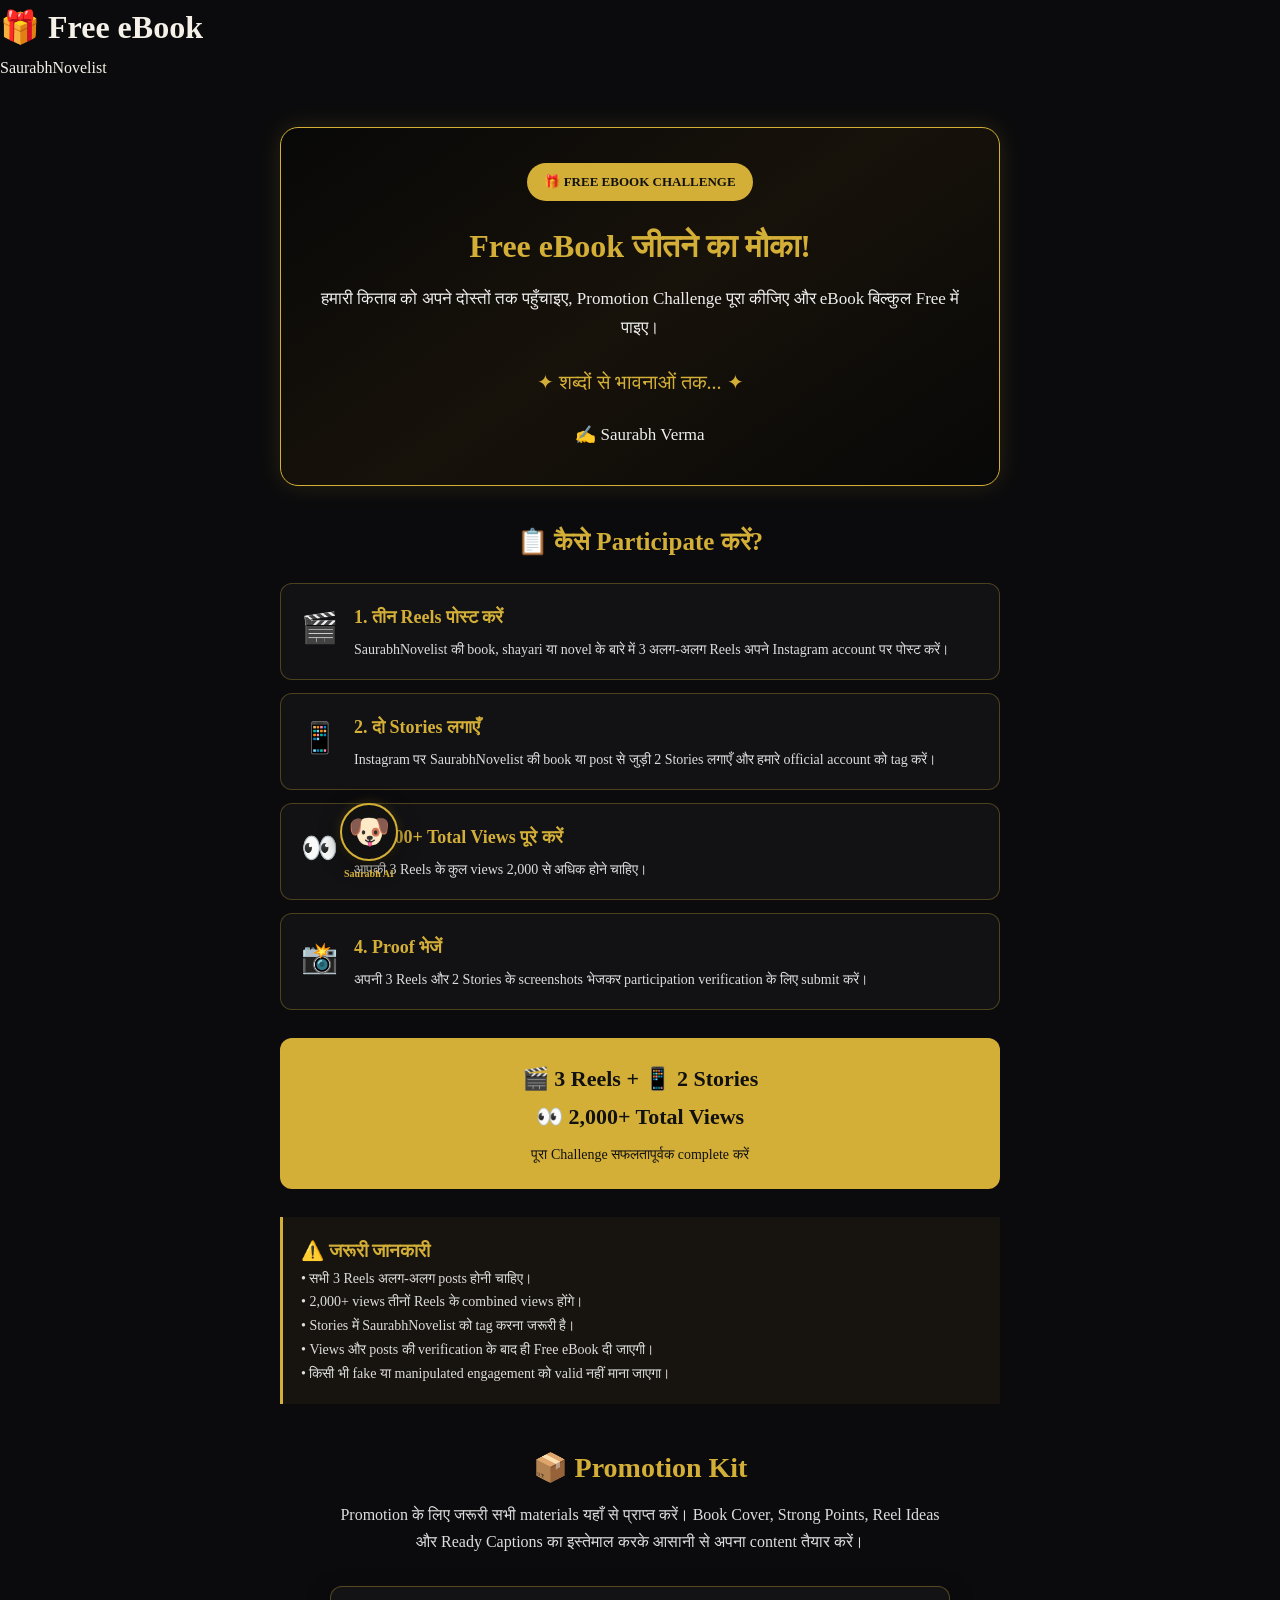
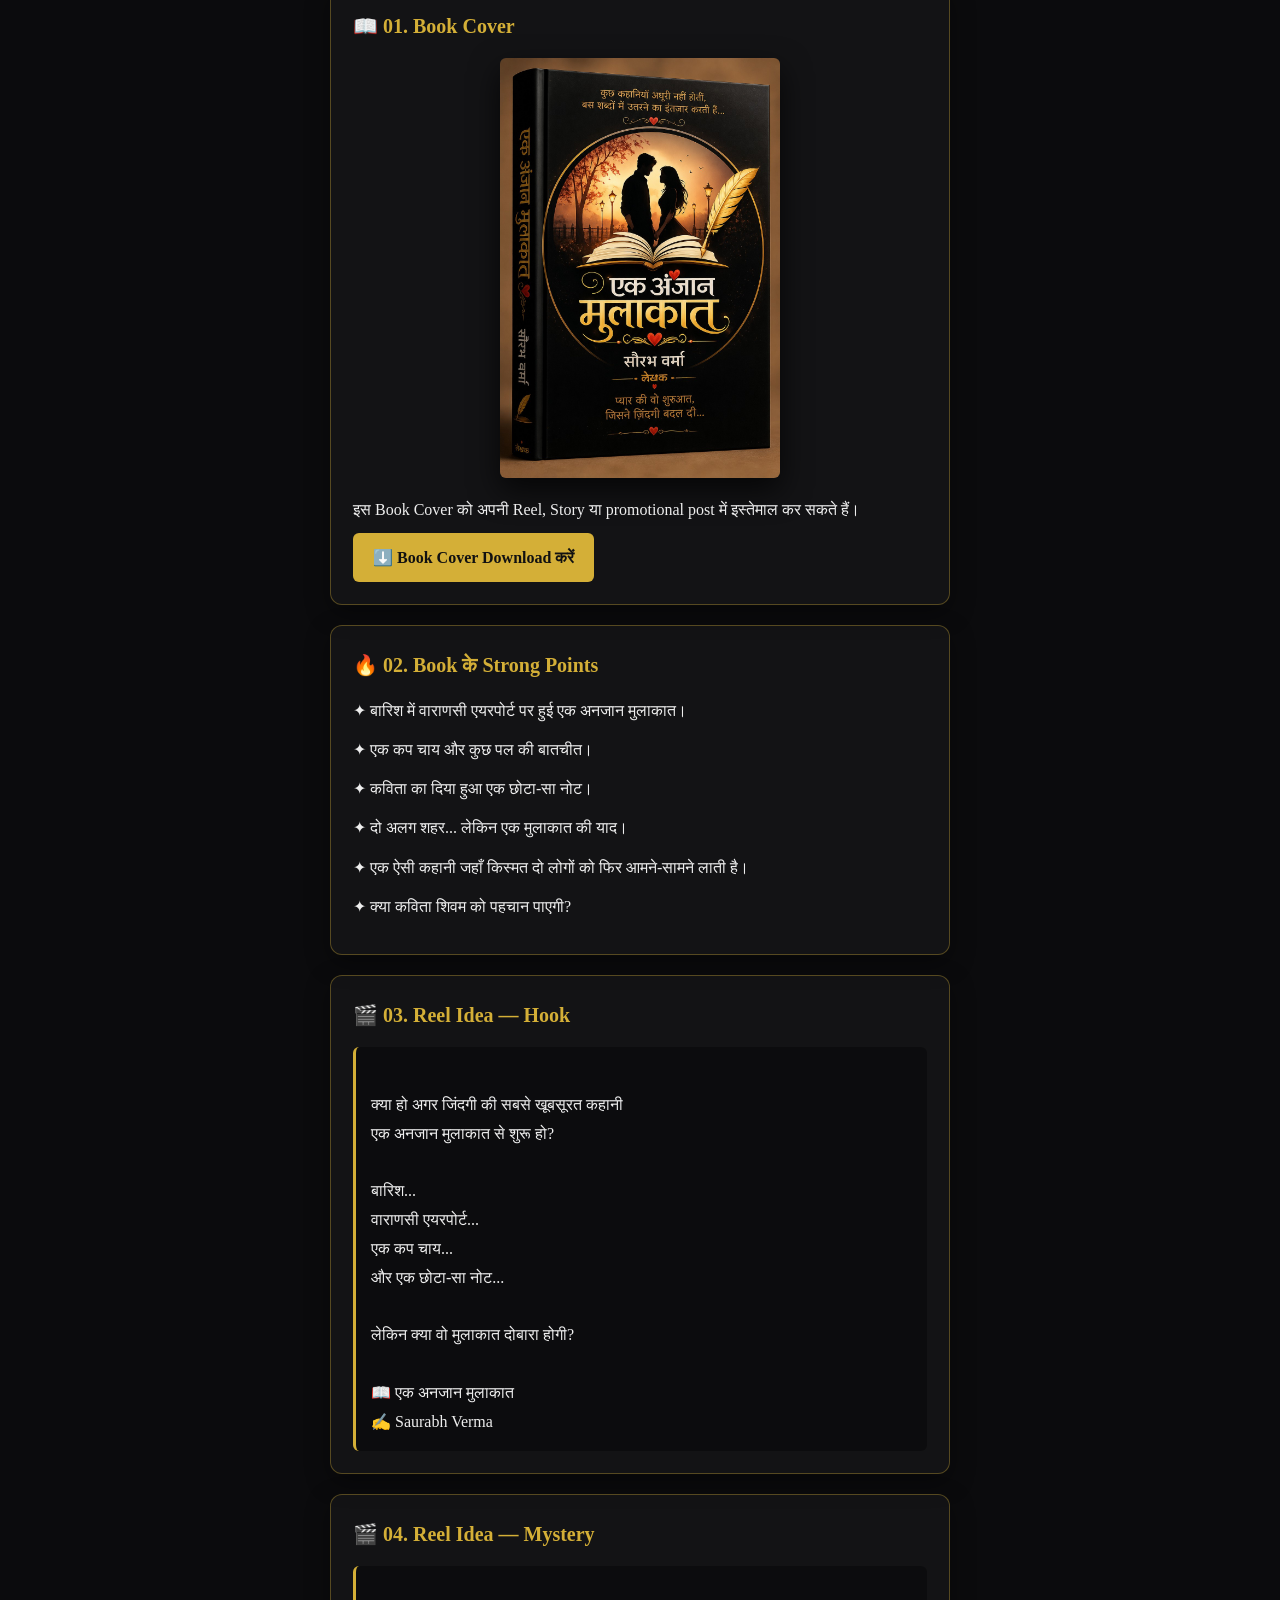
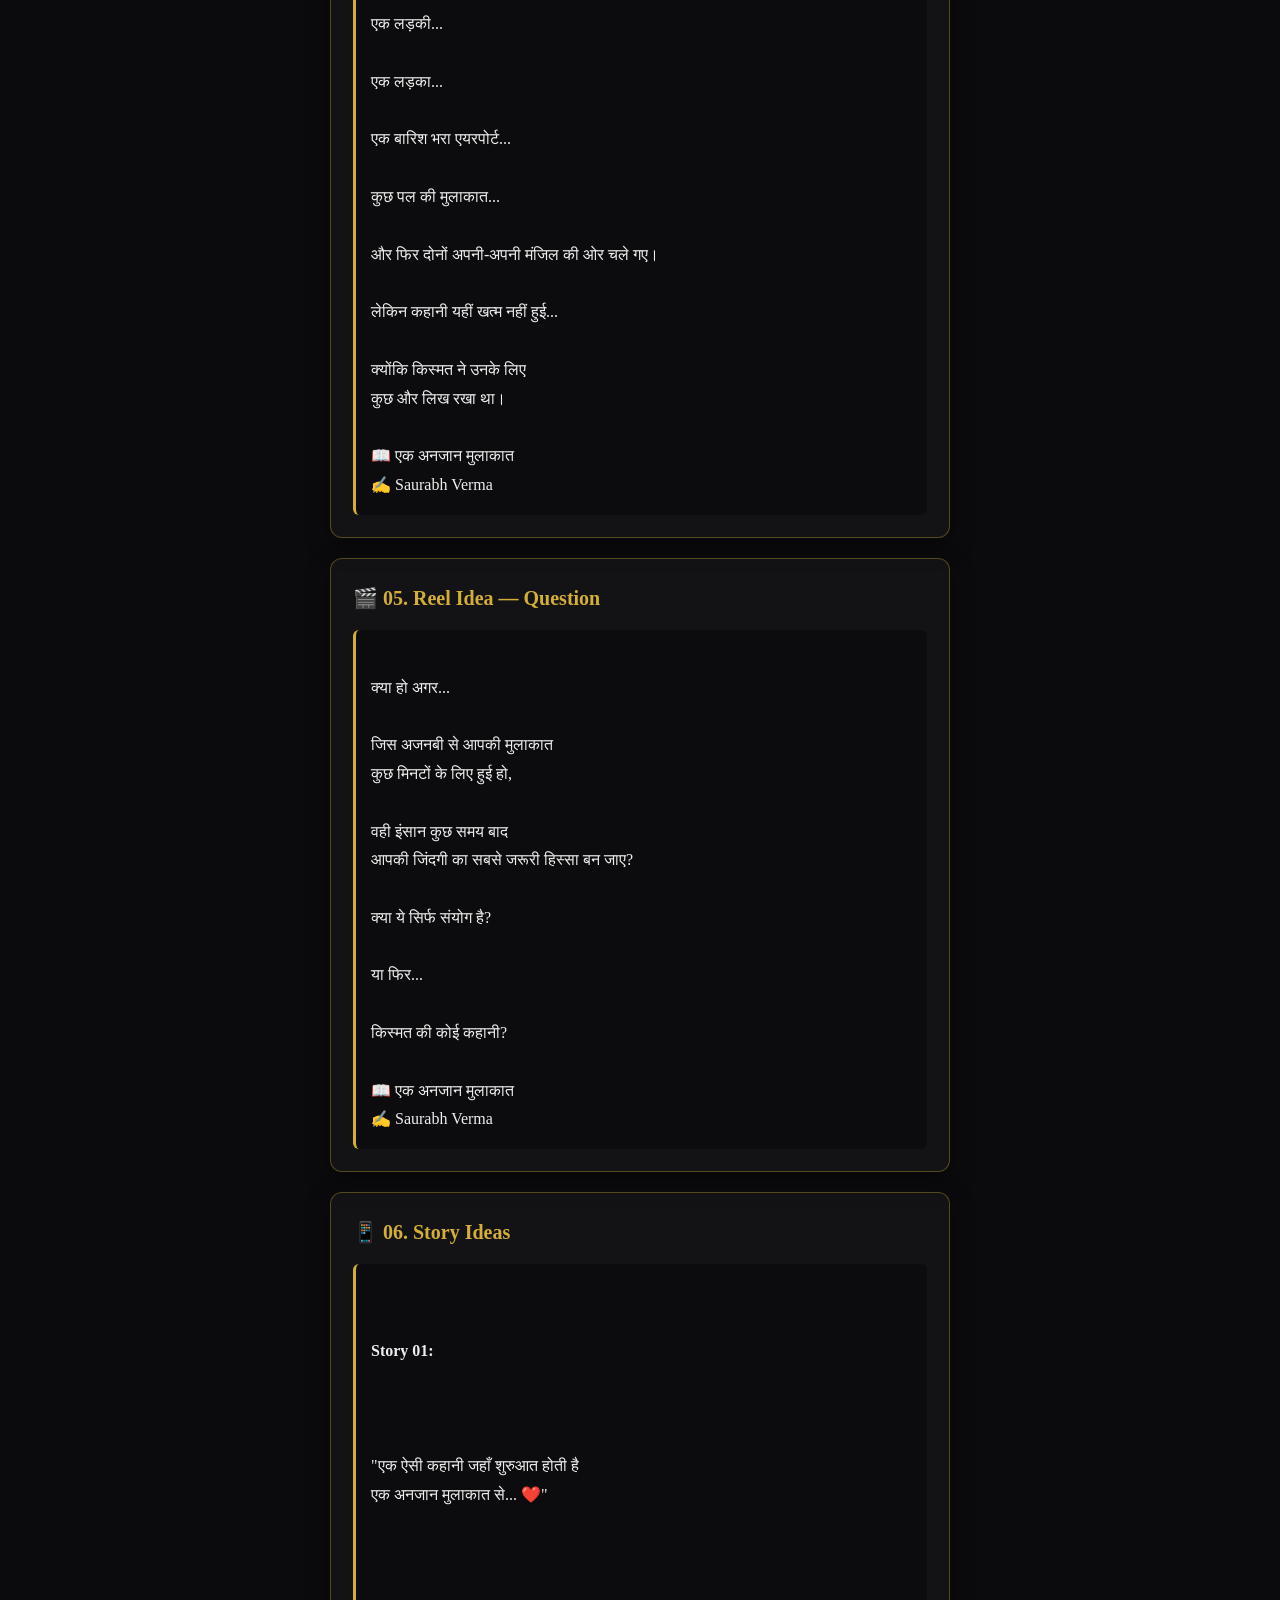
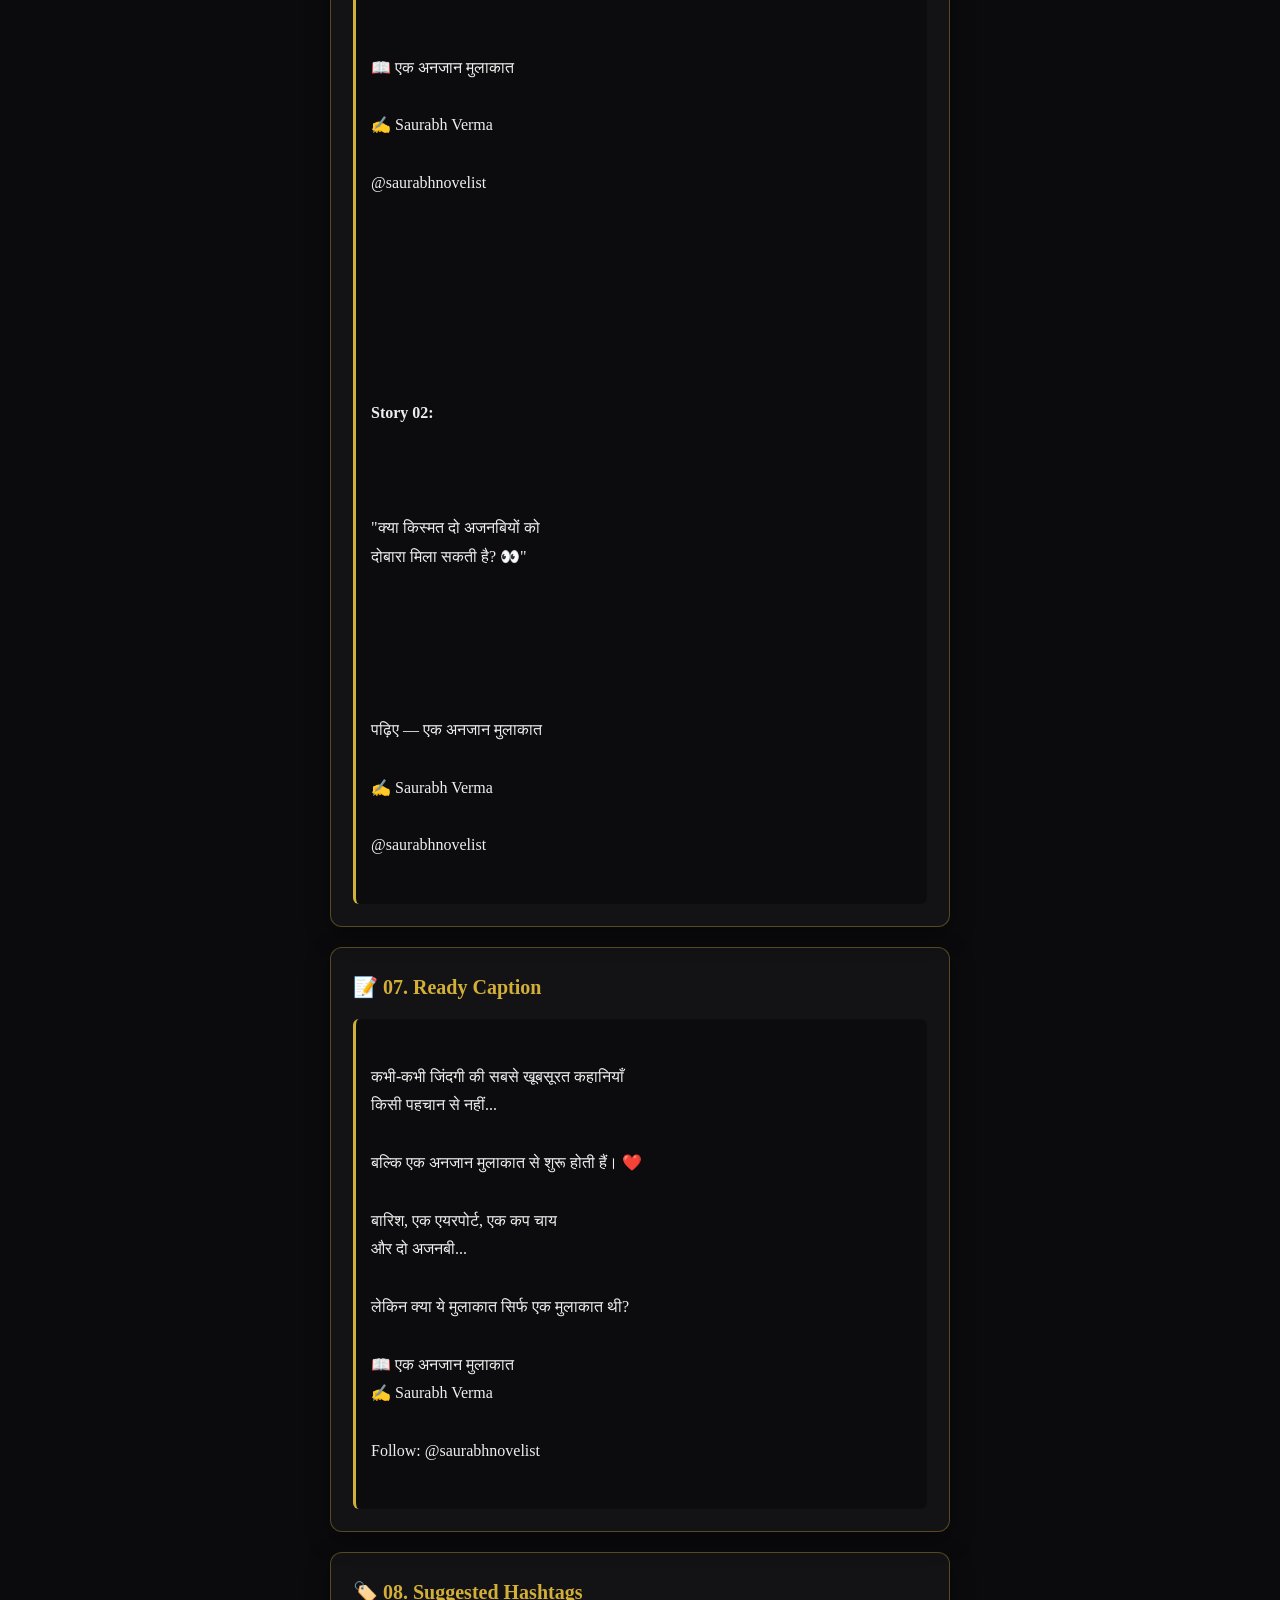
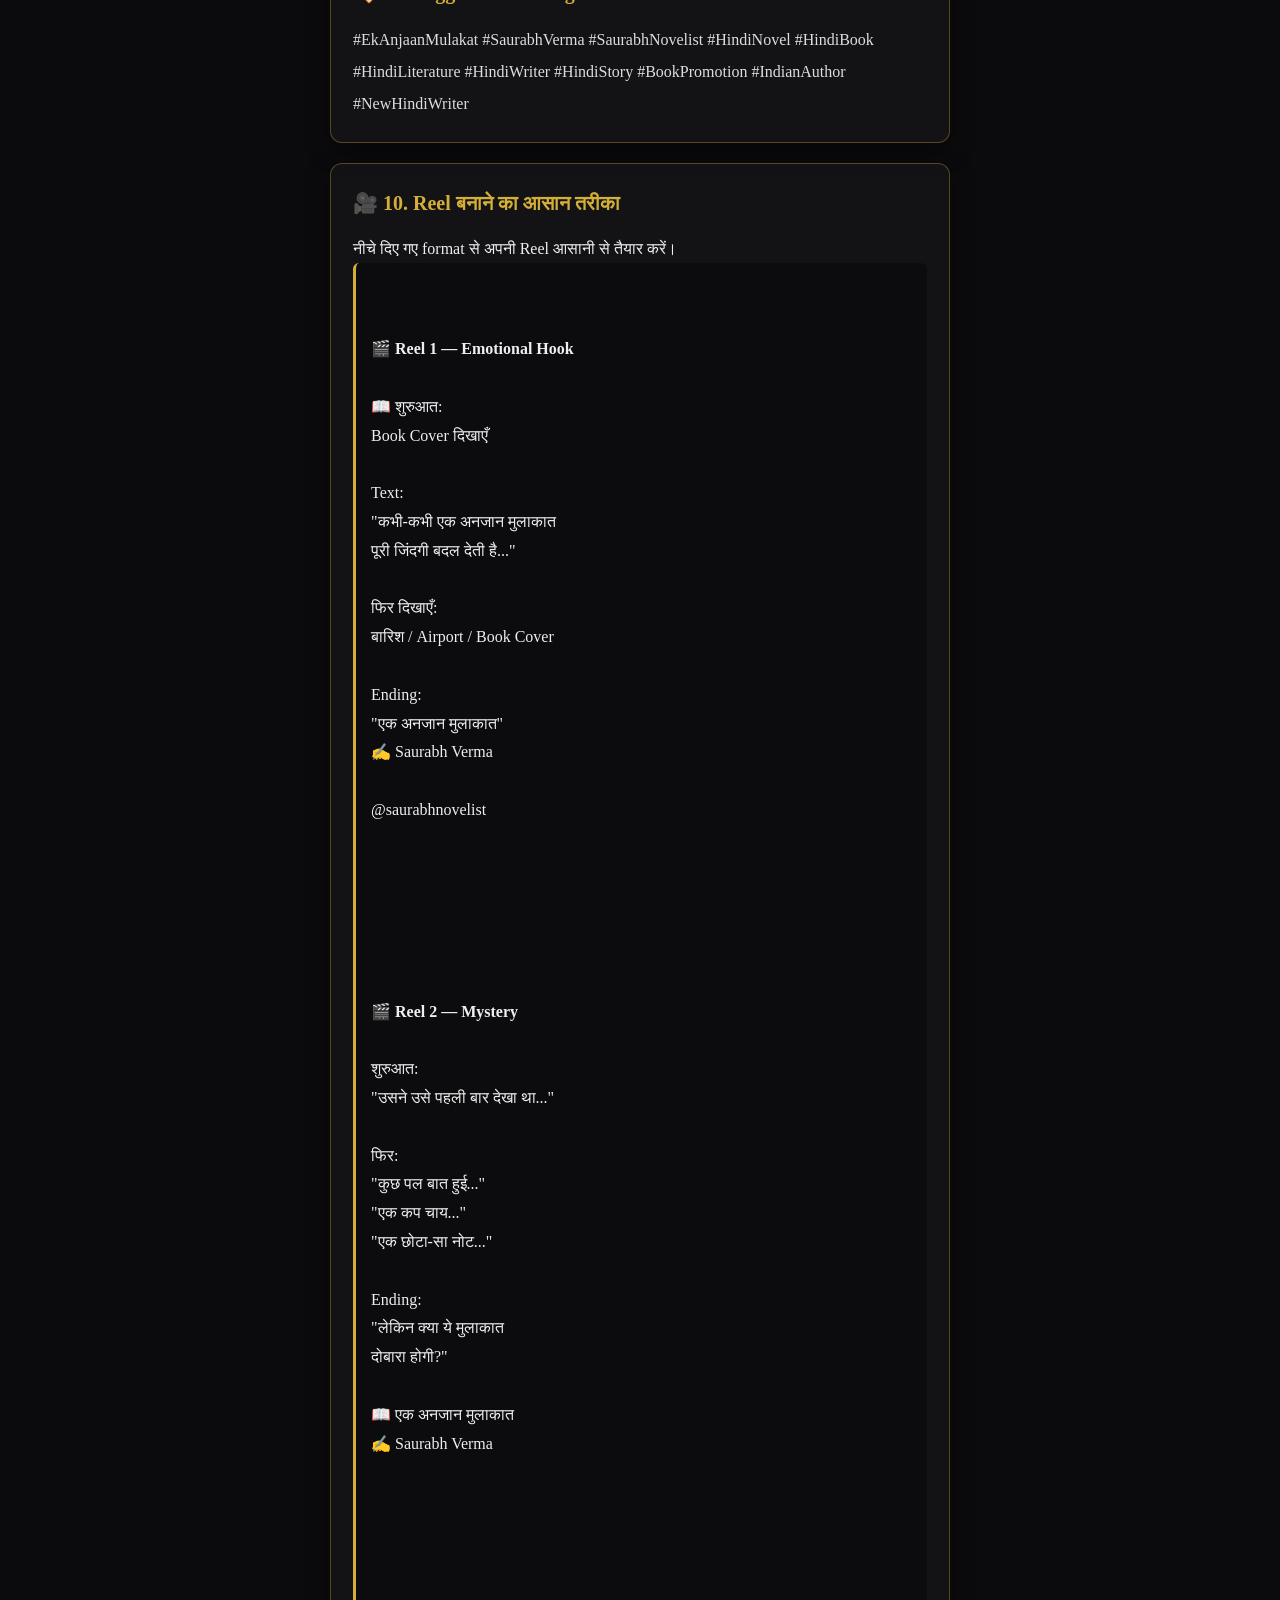
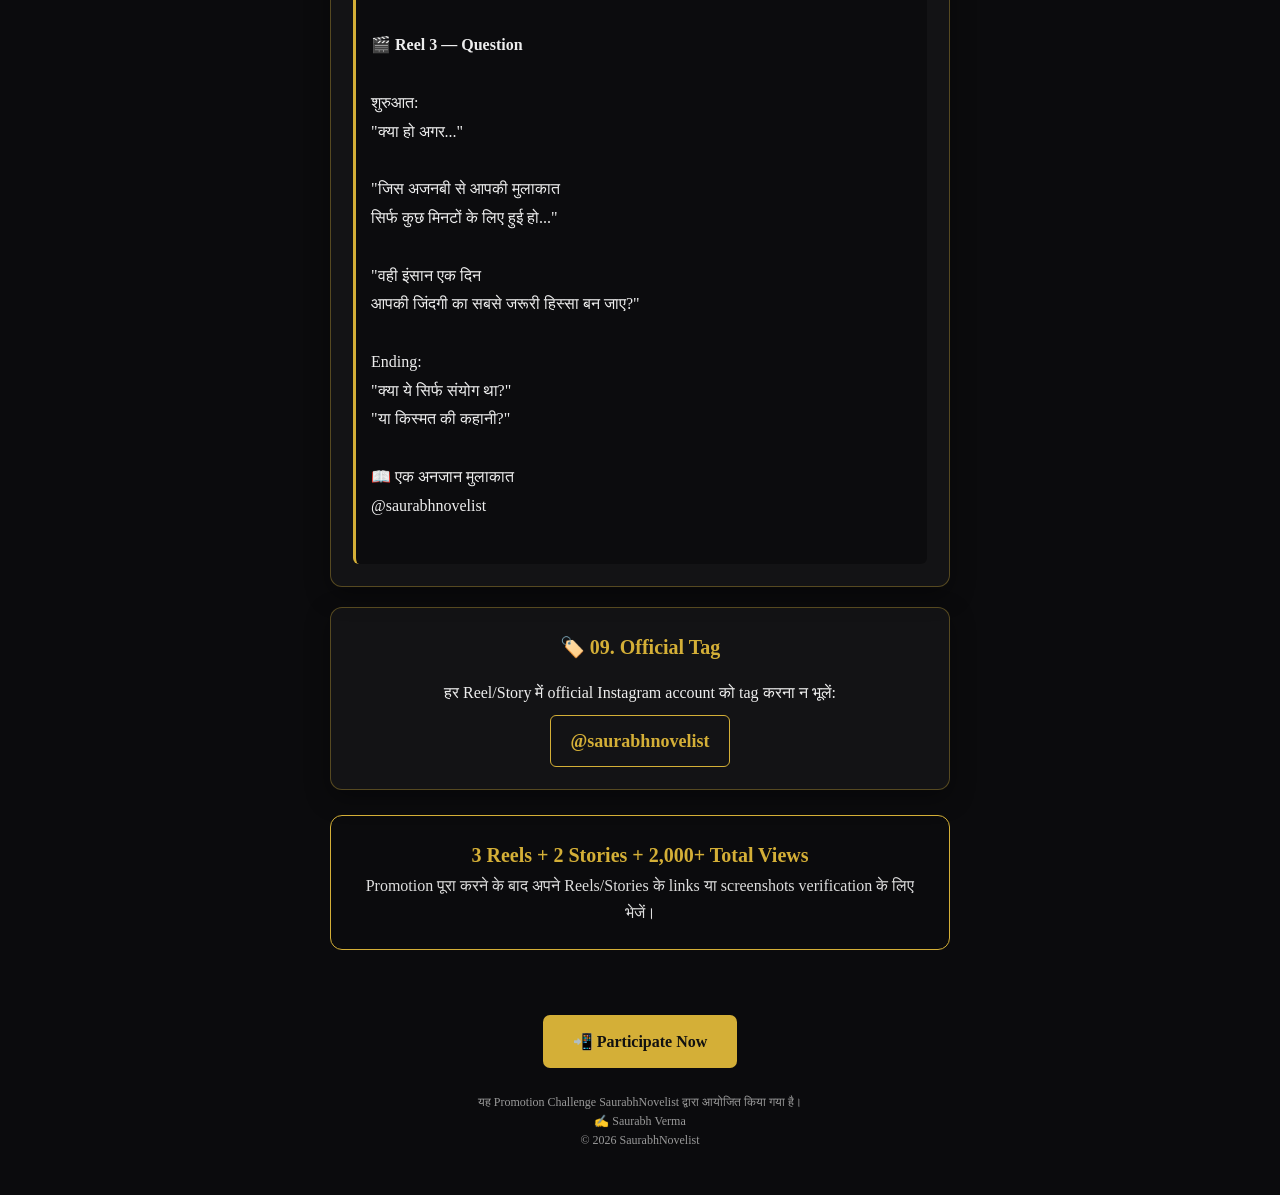
<file: free-ebook.html>
<!DOCTYPE html>
<html lang="hi">
<head>
    <meta charset="UTF-8">
    <meta name="viewport" content="width=device-width, initial-scale=1.0">

    <title>Free eBook Challenge | SaurabhNovelist</title>

    <meta
        name="description"
        content="SaurabhNovelist Free eBook Challenge — 3 Reels, 2 Stories और 2,000+ total views पूरे करके Free eBook पाने का मौका।"
    >

    <link rel="stylesheet" href="style.css">

    <style>
        .free-page {
            max-width: 750px;
            margin: 30px auto;
            padding: 15px;
        }

        .free-hero {
            text-align: center;
            padding: 35px 20px;
            background:
                linear-gradient(
                    145deg,
                    #080808,
                    #17120a,
                    #080808
                );
            border: 1px solid #d4af37;
            border-radius: 18px;
            box-shadow: 0 0 25px rgba(212,175,55,0.15);
        }

        .free-badge {
            display: inline-block;
            padding: 8px 17px;
            background: #d4af37;
            color: #111;
            border-radius: 20px;
            font-size: 13px;
            font-weight: bold;
        }

        .free-hero h1 {
            color: #d4af37;
            font-size: 32px;
            margin: 18px 0 12px;
        }

        .free-hero .tagline {
            color: #eee;
            font-size: 17px;
            line-height: 1.7;
        }

        .divider {
            color: #d4af37;
            margin: 22px 0;
            font-size: 20px;
        }

        .steps-title {
            text-align: center;
            color: #d4af37;
            margin: 35px 0 20px;
            font-size: 25px;
        }

        .step {
            display: flex;
            align-items: flex-start;
            gap: 15px;
            padding: 18px;
            margin: 13px 0;
            background: rgba(255,255,255,0.03);
            border: 1px solid rgba(212,175,55,0.3);
            border-radius: 12px;
        }

        .step-icon {
            font-size: 30px;
            min-width: 40px;
            text-align: center;
        }

        .step h3 {
            color: #d4af37;
            margin: 0 0 6px;
            font-size: 18px;
        }

        .step p {
            color: #ddd;
            margin: 0;
            line-height: 1.6;
            font-size: 14px;
        }

        .target-box {
            text-align: center;
            margin: 28px 0;
            padding: 22px 15px;
            background: #d4af37;
            color: #111;
            border-radius: 12px;
        }

        .target-box .big {
            font-size: 22px;
            font-weight: bold;
        }

        .target-box p {
            margin: 8px 0 0;
            font-size: 14px;
        }

        .important {
            margin-top: 25px;
            padding: 18px;
            border-left: 3px solid #d4af37;
            background: rgba(212,175,55,0.06);
        }

        .important h3 {
            color: #d4af37;
            margin-top: 0;
        }

        .important p {
            color: #ddd;
            line-height: 1.7;
            font-size: 14px;
        }

        .participate-btn {
            display: inline-block;
            margin-top: 25px;
            padding: 13px 30px;
            background: #d4af37;
            color: #111;
            text-decoration: none;
            font-weight: bold;
            border-radius: 7px;
        }

        .participate-btn:hover {
            opacity: 0.9;
        }

        .footer-text {
            text-align: center;
            color: #999;
            font-size: 12px;
            margin-top: 25px;
            line-height: 1.6;
        }

        @media (max-width:600px) {

            .free-page {
                padding: 10px;
            }

            .free-hero {
                padding: 28px 15px;
            }

            .free-hero h1 {
                font-size: 25px;
            }

            .free-hero .tagline {
                font-size: 15px;
            }

            .steps-title {
                font-size: 22px;
            }

            .step {
                padding: 15px;
            }

            .step h3 {
                font-size: 16px;
            }

            .target-box .big {
                font-size: 19px;
            }
        }
    </style>
</head>

<body>

    <header>
        <h1>🎁 Free eBook</h1>
        <p>SaurabhNovelist</p>
    </header>

    <main class="free-page">

        <!-- HERO -->
        <section class="free-hero">

            <div class="free-badge">
                🎁 FREE EBOOK CHALLENGE
            </div>

            <h1>
                Free eBook जीतने का मौका!
            </h1>

            <p class="tagline">
                हमारी किताब को अपने दोस्तों तक पहुँचाइए,
                Promotion Challenge पूरा कीजिए
                और eBook बिल्कुल Free में पाइए।
            </p>

            <div class="divider">
                ✦ शब्दों से भावनाओं तक... ✦
            </div>

            <p class="tagline">
                ✍️ Saurabh Verma
            </p>

        </section>


        <!-- STEPS -->
        <h2 class="steps-title">
            📋 कैसे Participate करें?
        </h2>


        <!-- STEP 1 -->
        <div class="step">

            <div class="step-icon">
                🎬
            </div>

            <div>
                <h3>
                    1. तीन Reels पोस्ट करें
                </h3>

                <p>
                    SaurabhNovelist की book, shayari या
                    novel के बारे में 3 अलग-अलग Reels
                    अपने Instagram account पर पोस्ट करें।
                </p>
            </div>

        </div>


        <!-- STEP 2 -->
        <div class="step">

            <div class="step-icon">
                📱
            </div>

            <div>
                <h3>
                    2. दो Stories लगाएँ
                </h3>

                <p>
                    Instagram पर SaurabhNovelist की
                    book या post से जुड़ी 2 Stories लगाएँ
                    और हमारे official account को tag करें।
                </p>
            </div>

        </div>


        <!-- STEP 3 -->
        <div class="step">

            <div class="step-icon">
                👀
            </div>

            <div>
                <h3>
                    3. 2,000+ Total Views पूरे करें
                </h3>

                <p>
                    आपकी 3 Reels के कुल views
                    2,000 से अधिक होने चाहिए।
                </p>
            </div>

        </div>


        <!-- STEP 4 -->
        <div class="step">

            <div class="step-icon">
                📸
            </div>

            <div>
                <h3>
                    4. Proof भेजें
                </h3>

                <p>
                    अपनी 3 Reels और 2 Stories के
                    screenshots भेजकर participation
                    verification के लिए submit करें।
                </p>
            </div>

        </div>


        <!-- TARGET -->
        <div class="target-box">

            <div class="big">
                🎬 3 Reels + 📱 2 Stories
            </div>

            <div class="big">
                👀 2,000+ Total Views
            </div>

            <p>
                पूरा Challenge सफलतापूर्वक complete करें
            </p>

        </div>


        <!-- IMPORTANT -->
        <div class="important">

            <h3>
                ⚠️ जरूरी जानकारी
            </h3>

            <p>
                • सभी 3 Reels अलग-अलग posts होनी चाहिए।<br>
                • 2,000+ views तीनों Reels के combined views होंगे।<br>
                • Stories में SaurabhNovelist को tag करना जरूरी है।<br>
                • Views और posts की verification के बाद ही Free eBook दी जाएगी।<br>
                • किसी भी fake या manipulated engagement को valid नहीं माना जाएगा।
            </p>

        </div>
<!-- ============================= -->
<!-- 📦 PROMOTION KIT -->
<!-- ============================= -->

<section class="promotion-kit">

    <div class="kit-title">
        📦 Promotion Kit
    </div>

    <p class="kit-intro">
        Promotion के लिए जरूरी सभी materials यहाँ से प्राप्त करें।
        Book Cover, Strong Points, Reel Ideas और Ready Captions
        का इस्तेमाल करके आसानी से अपना content तैयार करें।
    </p>


    <!-- BOOK COVER -->
    <div class="kit-box">

        <h3>📖 01. Book Cover</h3>

        <img
            src="images/ek-anjan-mulakat-book-cover.jpg"
            alt="एक अनजान मुलाकात — Saurabh Verma"
            class="kit-cover"
            loading="lazy"
        >

        <p>
            इस Book Cover को अपनी Reel, Story या promotional
            post में इस्तेमाल कर सकते हैं।
        </p>

        <a
            href="images/ek-anjan-mulakat-book-cover.jpg"
            download
            class="kit-download"
        >
            ⬇️ Book Cover Download करें
        </a>

    </div>


    <!-- STRONG POINTS -->
    <div class="kit-box">

        <h3>🔥 02. Book के Strong Points</h3>

        <div class="strong-points">

            <p>✦ बारिश में वाराणसी एयरपोर्ट पर हुई एक अनजान मुलाकात।</p>

            <p>✦ एक कप चाय और कुछ पल की बातचीत।</p>

            <p>✦ कविता का दिया हुआ एक छोटा-सा नोट।</p>

            <p>✦ दो अलग शहर... लेकिन एक मुलाकात की याद।</p>

            <p>✦ एक ऐसी कहानी जहाँ किस्मत दो लोगों को फिर आमने-सामने लाती है।</p>

            <p>✦ क्या कविता शिवम को पहचान पाएगी?</p>

        </div>

    </div>


    <!-- REEL IDEA 1 -->
    <div class="kit-box">

        <h3>🎬 03. Reel Idea — Hook</h3>

        <div class="copy-text">
            क्या हो अगर जिंदगी की सबसे खूबसूरत कहानी
            एक अनजान मुलाकात से शुरू हो?

            बारिश...
            वाराणसी एयरपोर्ट...
            एक कप चाय...
            और एक छोटा-सा नोट...

            लेकिन क्या वो मुलाकात दोबारा होगी?

            📖 एक अनजान मुलाकात
            ✍️ Saurabh Verma
        </div>

    </div>


    <!-- REEL IDEA 2 -->
    <div class="kit-box">

        <h3>🎬 04. Reel Idea — Mystery</h3>

        <div class="copy-text">
            एक लड़की...

            एक लड़का...

            एक बारिश भरा एयरपोर्ट...

            कुछ पल की मुलाकात...

            और फिर दोनों अपनी-अपनी मंजिल की ओर चले गए।

            लेकिन कहानी यहीं खत्म नहीं हुई...

            क्योंकि किस्मत ने उनके लिए
            कुछ और लिख रखा था।

            📖 एक अनजान मुलाकात
            ✍️ Saurabh Verma
        </div>

    </div>


    <!-- REEL IDEA 3 -->
    <div class="kit-box">

        <h3>🎬 05. Reel Idea — Question</h3>

        <div class="copy-text">
            क्या हो अगर...

            जिस अजनबी से आपकी मुलाकात
            कुछ मिनटों के लिए हुई हो,

            वही इंसान कुछ समय बाद
            आपकी जिंदगी का सबसे जरूरी हिस्सा बन जाए?

            क्या ये सिर्फ संयोग है?

            या फिर...

            किस्मत की कोई कहानी?

            📖 एक अनजान मुलाकात
            ✍️ Saurabh Verma
        </div>

    </div>


    <!-- STORIES -->
    <div class="kit-box">

        <h3>📱 06. Story Ideas</h3>

        <div class="copy-text">

            <strong>Story 01:</strong><br><br>

            "एक ऐसी कहानी जहाँ शुरुआत होती है
            एक अनजान मुलाकात से... ❤️"

            <br><br>

            📖 एक अनजान मुलाकात<br>
            ✍️ Saurabh Verma<br>
            @saurabhnovelist


            <br><br><br>

            <strong>Story 02:</strong><br><br>

            "क्या किस्मत दो अजनबियों को
            दोबारा मिला सकती है? 👀"

            <br><br>

            पढ़िए — एक अनजान मुलाकात<br>
            ✍️ Saurabh Verma<br>
            @saurabhnovelist

        </div>

    </div>


    <!-- READY CAPTION -->
    <div class="kit-box">

        <h3>📝 07. Ready Caption</h3>

        <div class="copy-text">
            कभी-कभी जिंदगी की सबसे खूबसूरत कहानियाँ
            किसी पहचान से नहीं...

            बल्कि एक अनजान मुलाकात से शुरू होती हैं। ❤️

            बारिश, एक एयरपोर्ट, एक कप चाय
            और दो अजनबी...

            लेकिन क्या ये मुलाकात सिर्फ एक मुलाकात थी?

            📖 एक अनजान मुलाकात
            ✍️ Saurabh Verma

            Follow: @saurabhnovelist

        </div>

    </div>


    <!-- HASHTAGS -->
    <div class="kit-box">

        <h3>🏷️ 08. Suggested Hashtags</h3>

        <div class="hashtags">
            #EkAnjaanMulakat
            #SaurabhVerma
            #SaurabhNovelist
            #HindiNovel
            #HindiBook
            #HindiLiterature
            #HindiWriter
            #HindiStory
            #BookPromotion
            #IndianAuthor
            #NewHindiWriter
        </div>

    </div>

<!-- 🎥 REEL MAKING GUIDE -->
<div class="kit-box">

    <h3>🎥 10. Reel बनाने का आसान तरीका</h3>

    <p>
        नीचे दिए गए format से अपनी Reel आसानी से तैयार करें।
    </p>

    <div class="copy-text">

        <strong>🎬 Reel 1 — Emotional Hook</strong>

        📖 शुरुआत:
        Book Cover दिखाएँ

        Text:
        "कभी-कभी एक अनजान मुलाकात
        पूरी जिंदगी बदल देती है..."

        फिर दिखाएँ:
        बारिश / Airport / Book Cover

        Ending:
        "एक अनजान मुलाकात"
        ✍️ Saurabh Verma

        @saurabhnovelist


        <br><br>

        <strong>🎬 Reel 2 — Mystery</strong>

        शुरुआत:
        "उसने उसे पहली बार देखा था..."

        फिर:
        "कुछ पल बात हुई..."
        "एक कप चाय..."
        "एक छोटा-सा नोट..."

        Ending:
        "लेकिन क्या ये मुलाकात
        दोबारा होगी?"

        📖 एक अनजान मुलाकात
        ✍️ Saurabh Verma


        <br><br>

        <strong>🎬 Reel 3 — Question</strong>

        शुरुआत:
        "क्या हो अगर..."

        "जिस अजनबी से आपकी मुलाकात
        सिर्फ कुछ मिनटों के लिए हुई हो..."

        "वही इंसान एक दिन
        आपकी जिंदगी का सबसे जरूरी हिस्सा बन जाए?"

        Ending:
        "क्या ये सिर्फ संयोग था?"
        "या किस्मत की कहानी?"

        📖 एक अनजान मुलाकात
        @saurabhnovelist

    </div>

</div>
    <!-- TAG -->
    <div class="kit-box tag-box">

        <h3>🏷️ 09. Official Tag</h3>

        <p>
            हर Reel/Story में official Instagram account को
            tag करना न भूलें:
        </p>

        <div class="official-tag">
            @saurabhnovelist
        </div>

    </div>


    <!-- FINAL -->
    <div class="kit-final">

        <div class="final-line">
            3 Reels + 2 Stories + 2,000+ Total Views
        </div>

        <p>
            Promotion पूरा करने के बाद अपने
            Reels/Stories के links या screenshots
            verification के लिए भेजें।
        </p>

    </div>

</section>


<style>

/* ============================= */
/* 📦 PROMOTION KIT STYLE */
/* ============================= */

.promotion-kit {
    max-width: 650px;
    margin: 40px auto;
    padding: 0 15px;
}

.kit-title {
    text-align: center;
    color: #d4af37;
    font-size: 28px;
    font-weight: bold;
    margin-bottom: 10px;
}

.kit-intro {
    text-align: center;
    color: #ddd;
    line-height: 1.7;
    margin-bottom: 30px;
}

.kit-box {
    background: rgba(255,255,255,0.035);
    border: 1px solid rgba(212,175,55,0.35);
    border-radius: 12px;
    padding: 22px;
    margin-bottom: 20px;
    box-shadow: 0 8px 25px rgba(0,0,0,0.35);
}

.kit-box h3 {
    color: #d4af37;
    margin-top: 0;
    margin-bottom: 15px;
    font-size: 20px;
}

.kit-cover {
    display: block;
    width: 280px;
    max-width: 90%;
    height: auto;
    margin: 0 auto 18px;
    border-radius: 6px;
    box-shadow: 0 12px 30px rgba(0,0,0,0.7);
}

.kit-box p {
    color: #eee;
    line-height: 1.7;
}

.kit-download {
    display: inline-block;
    margin-top: 10px;
    padding: 11px 20px;
    background: #d4af37;
    color: #111;
    text-decoration: none;
    font-weight: bold;
    border-radius: 6px;
}

.strong-points p {
    margin: 12px 0;
}

.copy-text {
    white-space: pre-line;
    color: #eee;
    line-height: 1.8;
    background: rgba(0,0,0,0.35);
    border-left: 3px solid #d4af37;
    padding: 15px;
    border-radius: 6px;
}

.hashtags {
    color: #ddd;
    line-height: 2;
}

.tag-box {
    text-align: center;
}

.official-tag {
    display: inline-block;
    margin-top: 8px;
    padding: 10px 20px;
    border: 1px solid #d4af37;
    border-radius: 6px;
    color: #d4af37;
    font-weight: bold;
    font-size: 18px;
}

.kit-final {
    text-align: center;
    border: 1px solid #d4af37;
    border-radius: 12px;
    padding: 22px;
    margin-top: 25px;
}

.final-line {
    color: #d4af37;
    font-size: 20px;
    font-weight: bold;
}

.kit-final p {
    color: #ddd;
    line-height: 1.7;
}

@media (max-width: 600px) {

    .promotion-kit {
        padding: 0 12px;
    }

    .kit-title {
        font-size: 24px;
    }

    .kit-box {
        padding: 17px;
    }

    .kit-cover {
        width: 240px;
    }

}

</style>

        <!-- PARTICIPATE -->
        <div style="text-align:center;">

            <a
                href="https://instagram.com/saurabhnovelist"
                target="_blank"
                rel="noopener"
                class="participate-btn"
            >
                📲 Participate Now
            </a>

        </div>


        <p class="footer-text">
            यह Promotion Challenge SaurabhNovelist द्वारा आयोजित किया गया है।<br>
            ✍️ Saurabh Verma<br>
            © 2026 SaurabhNovelist
        </p>

    </main>
    <script src="click-heart.js"></script>
<script src="doggy-assistant.js"></script>
</body>
</html>
</file>
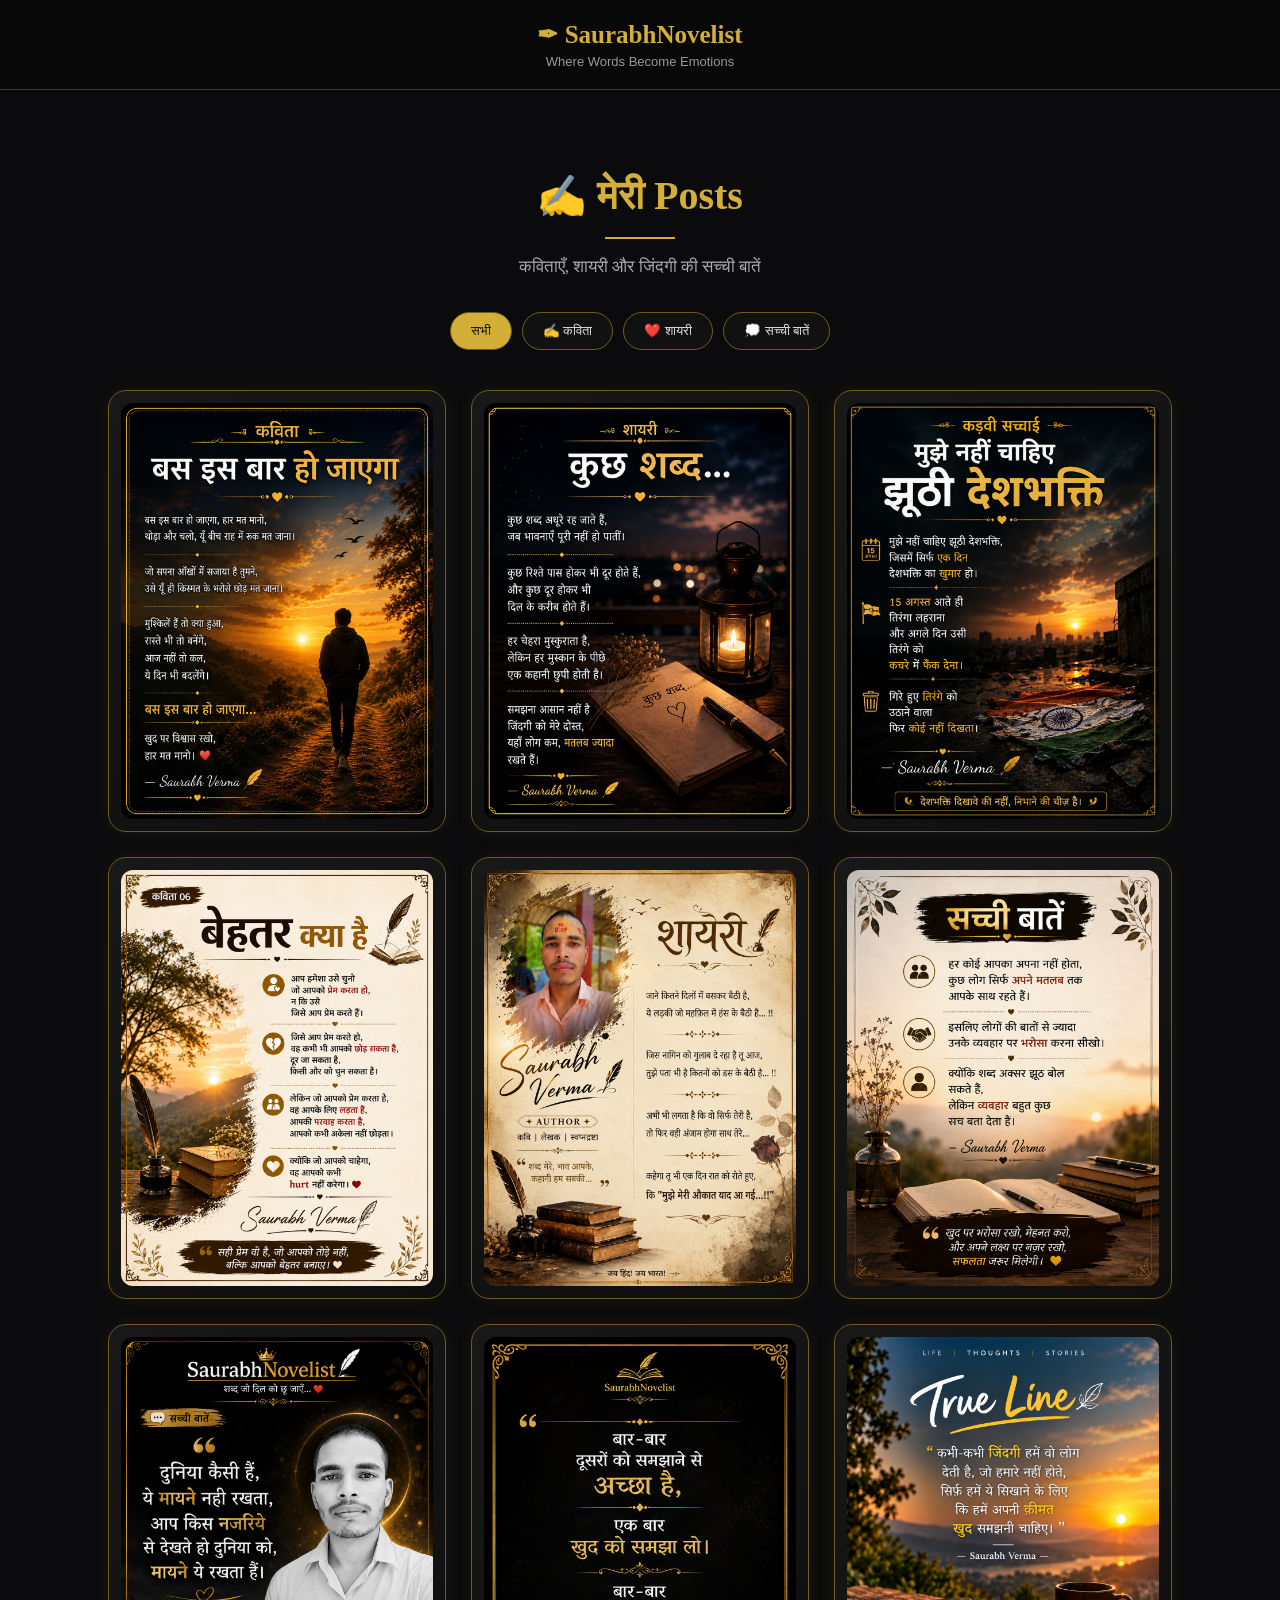
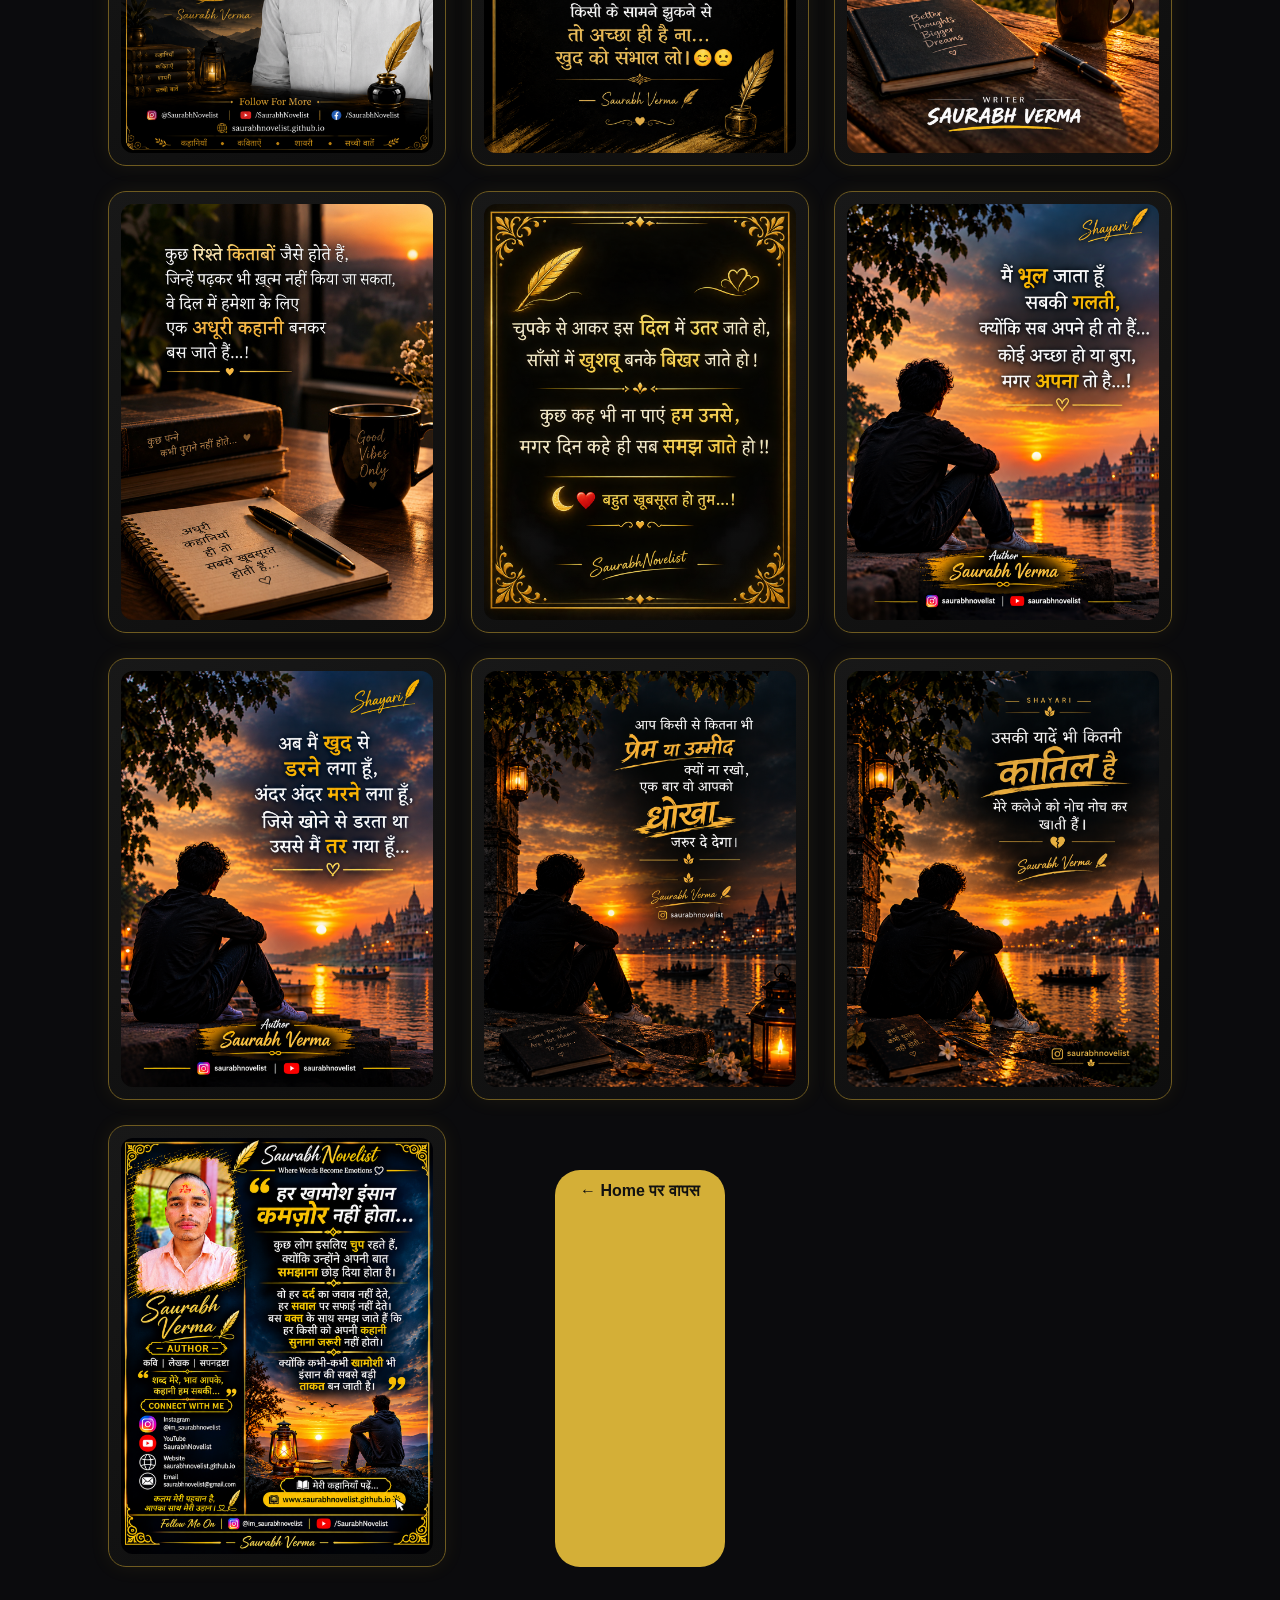
<file: posts.html>
<!DOCTYPE html>
<html lang="hi">
<head>

<meta charset="UTF-8">
<meta name="viewport" content="width=device-width, initial-scale=1.0">

<title>Posts | SaurabhNovelist</title>

<meta name="description"
content="SaurabhNovelist की कविताएँ, शायरी और जिंदगी की सच्ची बातें।">

<meta name="author" content="Saurabh Verma">
<meta name="robots" content="index, follow">

<link rel="canonical"
href="https://saurabhnovelist.github.io/posts.html">

<style>

*{
    box-sizing:border-box;
}

body{
    margin:0;
    background:#0b0b0d;
    color:#f5f1e8;
    font-family:Georgia,"Noto Serif Devanagari",serif;
}


/* HEADER */

.header{
    padding:20px;
    text-align:center;
    border-bottom:1px solid rgba(212,175,55,.3);
    background:#080809;
}

.logo{
    color:#d4af37;
    font-size:25px;
    font-weight:bold;
}

.subtitle{
    color:#999;
    font-family:Arial,sans-serif;
    font-size:13px;
    margin-top:5px;
}


/* MAIN */

.container{
    max-width:1100px;
    margin:auto;
    padding:55px 18px;
}


/* HEADING */

.heading{
    text-align:center;
    margin-bottom:35px;
}

.heading h1{
    color:#d4af37;
    font-size:40px;
    margin-bottom:10px;
}

.heading p{
    color:#aaa;
    font-size:17px;
}

.line{
    width:70px;
    height:2px;
    background:#d4af37;
    margin:18px auto;
}


/* CATEGORY BUTTONS */

.categories{
    display:flex;
    justify-content:center;
    flex-wrap:wrap;
    gap:10px;
    margin-bottom:40px;
}

.category{
    border:1px solid #6f5b20;
    background:#111;
    color:#ddd;
    padding:10px 20px;
    border-radius:25px;
    cursor:pointer;
    font-family:Arial,sans-serif;
    transition:.3s;
}

.category:hover,
.category.active{
    background:#d4af37;
    color:#111;
}


/* POSTS GRID */

.posts{
    display:grid;
    grid-template-columns:repeat(3,1fr);
    gap:25px;
}


/* POST CARD */

.post{
    background:linear-gradient(145deg,#181818,#0e0e0e);
    border:1px solid #6f5b20;
    border-radius:18px;
    padding:12px;
    text-align:center;
    box-shadow:0 0 20px rgba(212,175,55,.08);
    transition:.3s;
    overflow:hidden;
}

.post:hover{
    transform:translateY(-5px);
    box-shadow:0 0 30px rgba(212,175,55,.20);
}


/* POST IMAGE */

.post-link{
    display:block;
    text-decoration:none;
}

.post-image{
    width:100%;
    aspect-ratio:3 / 4;
    object-fit:cover;
    display:block;
    border-radius:12px;
    cursor:pointer;
    transition:.3s;
}

.post:hover .post-image{
    transform:scale(1.02);
}


/* BACK BUTTON */

.back{
    display:block;
    width:max-content;
    margin:45px auto 0;
    padding:12px 25px;
    background:#d4af37;
    color:#111;
    border-radius:25px;
    font-family:Arial,sans-serif;
    font-weight:bold;
    text-decoration:none;
}

.back:hover{
    background:#e5c454;
}


/* MOBILE */

@media(max-width:800px){

    .posts{
        grid-template-columns:repeat(2,1fr);
    }

}


@media(max-width:550px){

    .heading h1{
        font-size:32px;
    }

    .container{
        padding:40px 15px;
    }

    .posts{
        grid-template-columns:1fr;
        gap:25px;
    }

    .post{
        max-width:500px;
        width:100%;
        margin:auto;
    }

}

</style>
</head>


<body>


<!-- HEADER -->

<header class="header">

    <div class="logo">
        ✒ SaurabhNovelist
    </div>

    <div class="subtitle">
        Where Words Become Emotions
    </div>

</header>



<!-- MAIN -->

<main class="container">


    <!-- HEADING -->

    <div class="heading">

        <h1>✍️ मेरी Posts</h1>

        <div class="line"></div>

        <p>
            कविताएँ, शायरी और जिंदगी की सच्ची बातें
        </p>

    </div>



    <!-- CATEGORY FILTER -->

    <div class="categories">

        <button
            class="category active"
            onclick="filterPosts('all',this)">
            सभी
        </button>

        <button
            class="category"
            onclick="filterPosts('poem',this)">
            ✍️ कविता
        </button>

        <button
            class="category"
            onclick="filterPosts('shayari',this)">
            ❤️ शायरी
        </button>

        <button
            class="category"
            onclick="filterPosts('thought',this)">
            💭 सच्ची बातें
        </button>

    </div>



    <!-- ================= POSTS ================= -->

    <div class="posts">


        <!-- POST 01 — MOTIVATIONAL -->

        <article class="post poem">

            <a
                href="images/saurabh_post_01_motivational.jpg"
                target="_blank"
                class="post-link">

                <img
                    src="images/saurabh_post_01_motivational.jpg"
                    alt="बस इस बार हो जाएगा — Saurabh Verma"
                    class="post-image"
                >

            </a>

        </article>



        <!-- POST 02 — SHAYARI -->

        <article class="post shayari">

            <a
                href="images/saurabh_post_02_shayari.jpg"
                target="_blank"
                class="post-link">

                <img
                    src="images/saurabh_post_02_shayari.jpg"
                    alt="शायरी — Saurabh Verma"
                    class="post-image"
                >

            </a>

        </article>



        <!-- POST 03 — KADVI SACHCHAI -->

        <article class="post thought">

            <a
                href="images/saurabh_post_03_kadvi_sachchai.jpg"
                target="_blank"
                class="post-link">

                <img
                    src="images/saurabh_post_03_kadvi_sachchai.jpg"
                    alt="कड़वी सच्चाई — Saurabh Verma"
                    class="post-image"
                >

            </a>

        </article>

<!-- POST 04 — KAVITA -->

<article class="post poem">

    <img
        src="images/kavita-06-behtar-kya-hai.png"
        alt="कविता — बेहतर क्या है — Saurabh Verma"
        class="post-image"
        loading="lazy"
    >


</article>

<!-- POST 05 — SHAYARI -->

        <article class="post shayari">

            <a
                href="images/Shayri_01.jpg"
                target="_blank"
                class="post-link">

                <img
                    src="images/Shayri_01.jpg"
                    alt="शायरी — Saurabh Verma"
                    class="post-image"
                >

            </a>

        </article>
        <article class="post thought">

    <img
        src="images/saurabh_sachchi_baatein_3x4.png"
        alt="सच्ची बातें — Saurabh Verma"
        class="post-image"
        loading="lazy"
    >

        </article>
        
    <!-- POST 06 — KADVI SACHCHAI -->
<article class="post thought">

    <img
        src="images/nazariya-hi-duniya-badalta-hai.png"
        alt="SaurabhNovelist — सच्ची बातें"
        class="post-image"
        loading="lazy"
    >

</article>

        <!-- POST 07 — SHAYARI -->
<article class="post shayari">
    <img
        src="images/shayari-07.png"
        alt="SaurabhNovelist — शायरी"
        class="post-image"
        loading="lazy"
    >
</article>
        <!-- KADVI SACHCHAI  -->
<article class="post thought">
    <img
        src="images/posts/true_line_log.png"
        alt="SaurabhNovelist — सच्ची बातें"
        class="post-image"
        loading="lazy"
    >
</article>

        <!-- POST 10 —  SHAYARI POST -->


<article class="post shayari">
    <img
        src="images/posts/kuchh_riste.jpg"
        alt="SaurabhNovelist — शायरी"
        class="post-image"
        loading="lazy"
    >
</article>
<!-- POST 11 —  SHAYARI POST -->


<article class="post shayari">
    <img
        src="images/posts/shayari-09.png"
        alt="SaurabhNovelist — शायरी"
        class="post-image"
        loading="lazy"
    >
</article>

        <!-- POST 12 —  SHAYARI POST -->


<article class="post shayari">
    <img
        src="images/posts/apne_log.png"
        alt="SaurabhNovelist — शायरी"
        class="post-image"
        loading="lazy"
    >
</article> 
        <!-- POST 13 —  SHAYARI POST -->


<article class="post shayari">
    <img
        src="images/shayri01.png"
        alt="SaurabhNovelist — शायरी"
        class="post-image"
        loading="lazy"
    >
</article>
        <!-- POST 14 —  SHAYARI POST -->


<article class="post shayari">
    <img
        src="images/posts/02.png"
        alt="SaurabhNovelist — शायरी"
        class="post-image"
        loading="lazy"
    >
</article>
                <!-- POST 15 —  SHAYARI POST -->


<article class="post shayari">
    <img
        src="images/posts/Shayri03.png"
        alt="SaurabhNovelist — शायरी"
        class="post-image"
        loading="lazy"
    >
</article>
        
        <!-- KADVI SACHCHAI  -->
<article class="post thought">
    <img
        src="images/posts/har khamos.png"
        alt="SaurabhNovelist — सच्ची बातें"
        class="post-image"
        loading="lazy"
    >
</article>
    <!-- BACK -->

    <a href="index.html" class="back">
        ← Home पर वापस
    </a>


</main>



<!-- ================= JAVASCRIPT ================= -->

<script>
function filterPosts(type, button) {

    const posts = document.querySelectorAll(".post");
    const buttons = document.querySelectorAll(".category");

    buttons.forEach(btn => {
        btn.classList.remove("active");
    });

    button.classList.add("active");

    posts.forEach(post => {
        if (type === "all" || post.classList.contains(type)) {
            post.style.display = "";
        } else {
            post.style.display = "none";
        }
    });
}
</script>
    <script src="click-heart.js"></script>
</body>
</html>
</file>
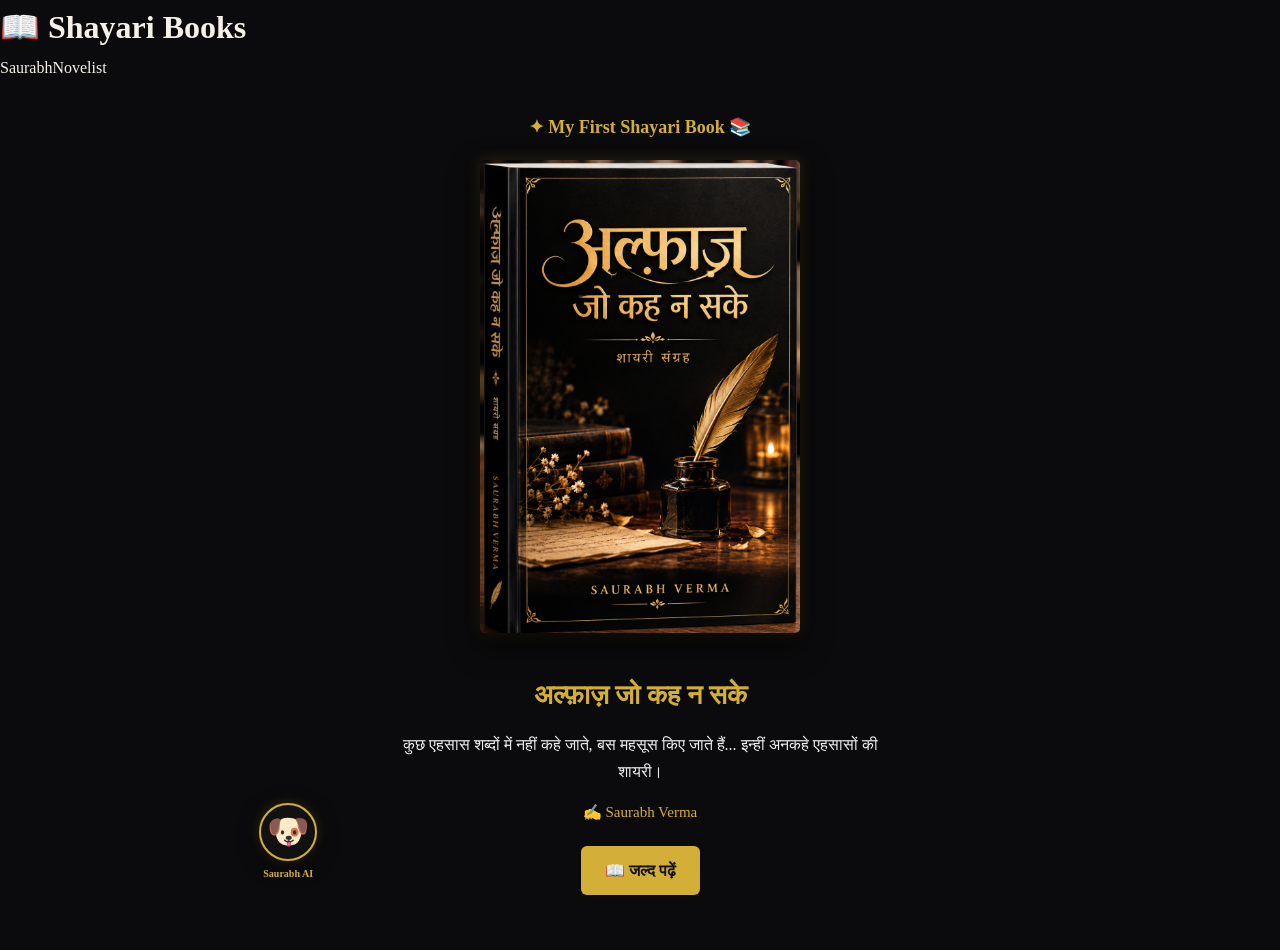
<file: shayari-books.html>
<!DOCTYPE html>
<html lang="hi">
<head>
    <meta charset="UTF-8">
    <meta name="viewport" content="width=device-width, initial-scale=1.0">

    <title>Shayari Books | SaurabhNovelist</title>

    <link rel="stylesheet" href="style.css">

    <style>
        /* BOOK SECTION */
        .shayari-book-section {
            max-width: 600px;
            margin: 30px auto;
            padding: 0 15px;
            text-align: center;
        }

        .shayari-book-label {
            color: #d4af37;
            font-size: 18px;
            margin-bottom: 18px;
            font-weight: bold;
        }

        /* BOOK COVER */
        .shayari-book-cover {
            display: block;
            width: 320px;
            max-width: 88%;
            height: auto;
            margin: 0 auto 25px;

            border-radius: 5px;

            box-shadow:
                0 12px 30px rgba(0, 0, 0, 0.7),
                0 0 15px rgba(212, 175, 55, 0.18);
        }

        /* BOOK INFO */
        .shayari-book-info {
            padding: 5px 10px 25px;
        }

        .shayari-book-info h2 {
            color: #d4af37;
            font-size: 27px;
            margin: 10px 0 12px;
        }

        .shayari-book-info p {
            color: #eeeeee;
            font-size: 16px;
            line-height: 1.7;
            margin: 8px auto;
            max-width: 500px;
        }

        .shayari-book-author {
            color: #d4af37 !important;
            font-size: 15px !important;
            margin-top: 15px !important;
        }

        /* BUTTON */
        .shayari-book-button {
            display: inline-block;
            margin-top: 12px;
            padding: 11px 24px;

            color: #111;
            background: #d4af37;

            text-decoration: none;
            font-weight: bold;

            border-radius: 6px;
        }

        .shayari-book-button:hover {
            opacity: 0.9;
        }

        /* MOBILE */
        @media (max-width: 600px) {

            .shayari-book-section {
                margin-top: 20px;
            }

            .shayari-book-cover {
                width: 290px;
                max-width: 90%;
            }

            .shayari-book-info h2 {
                font-size: 23px;
            }

            .shayari-book-info p {
                font-size: 15px;
            }
        }
    </style>
</head>

<body>

    <header>
        <h1>📖 Shayari Books</h1>
        <p>SaurabhNovelist</p>
    </header>

    <main>

        <section class="shayari-book-section">

            
            <div class="shayari-book-label">
                
                ✦ My First Shayari Book 📚
                
            </div>

            <!-- BOOK COVER -->
            <img
                src="images/alfaz-jo-kah-na-sake.png"
                alt="अल्फ़ाज़ जो कह न सके — Saurabh Verma"
                class="shayari-book-cover"
                loading="lazy"
            >

            <!-- BOOK INFORMATION -->
            <div class="shayari-book-info">

                <h2>
                    अल्फ़ाज़ जो कह न सके
                </h2>

                <p>
                    कुछ एहसास शब्दों में नहीं कहे जाते,
                    बस महसूस किए जाते हैं...
                    इन्हीं अनकहे एहसासों की शायरी।
                </p>

                <p class="shayari-book-author">
                    ✍️ Saurabh Verma
                </p>

                <a href="#" class="shayari-book-button">
                    📖 जल्द पढ़ें
                </a>

            </div>

        </section>

    </main>
<script src="doggy-assistant.js"></script>
</body>
</html>
</file>
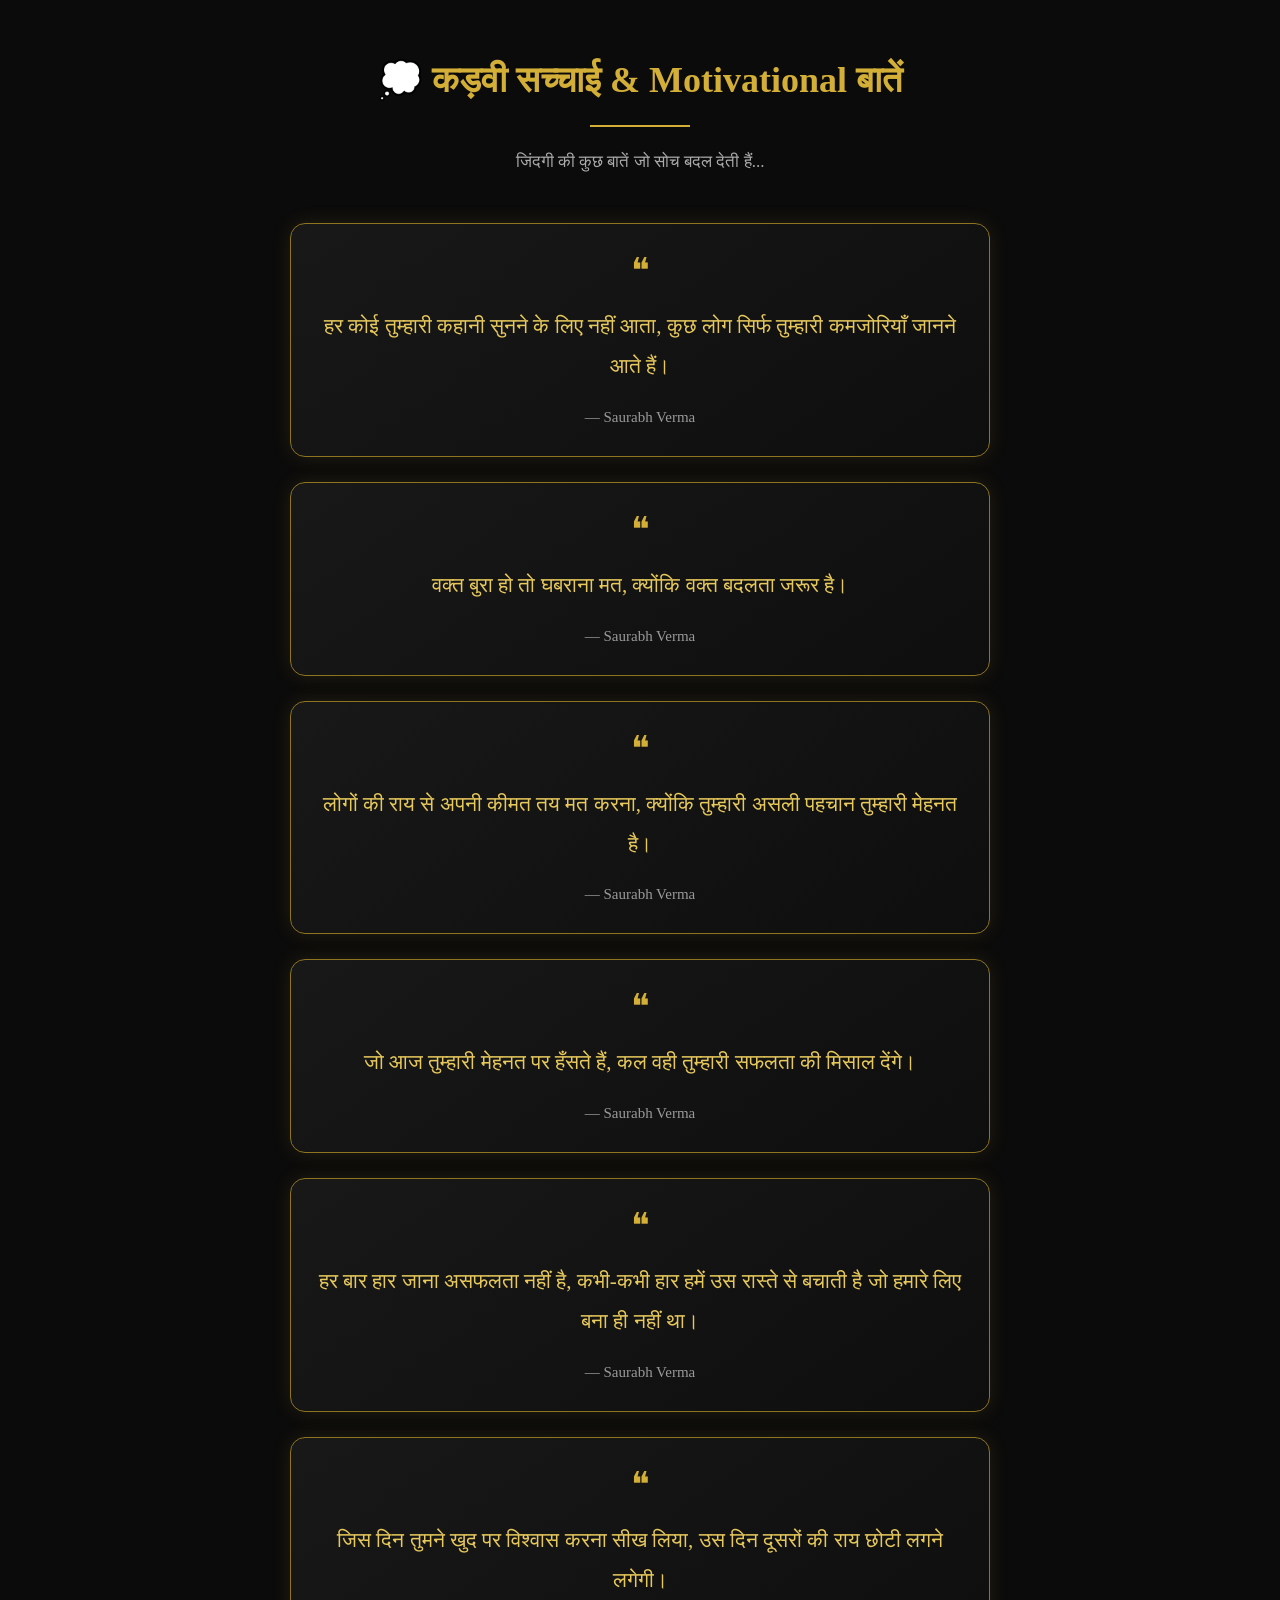
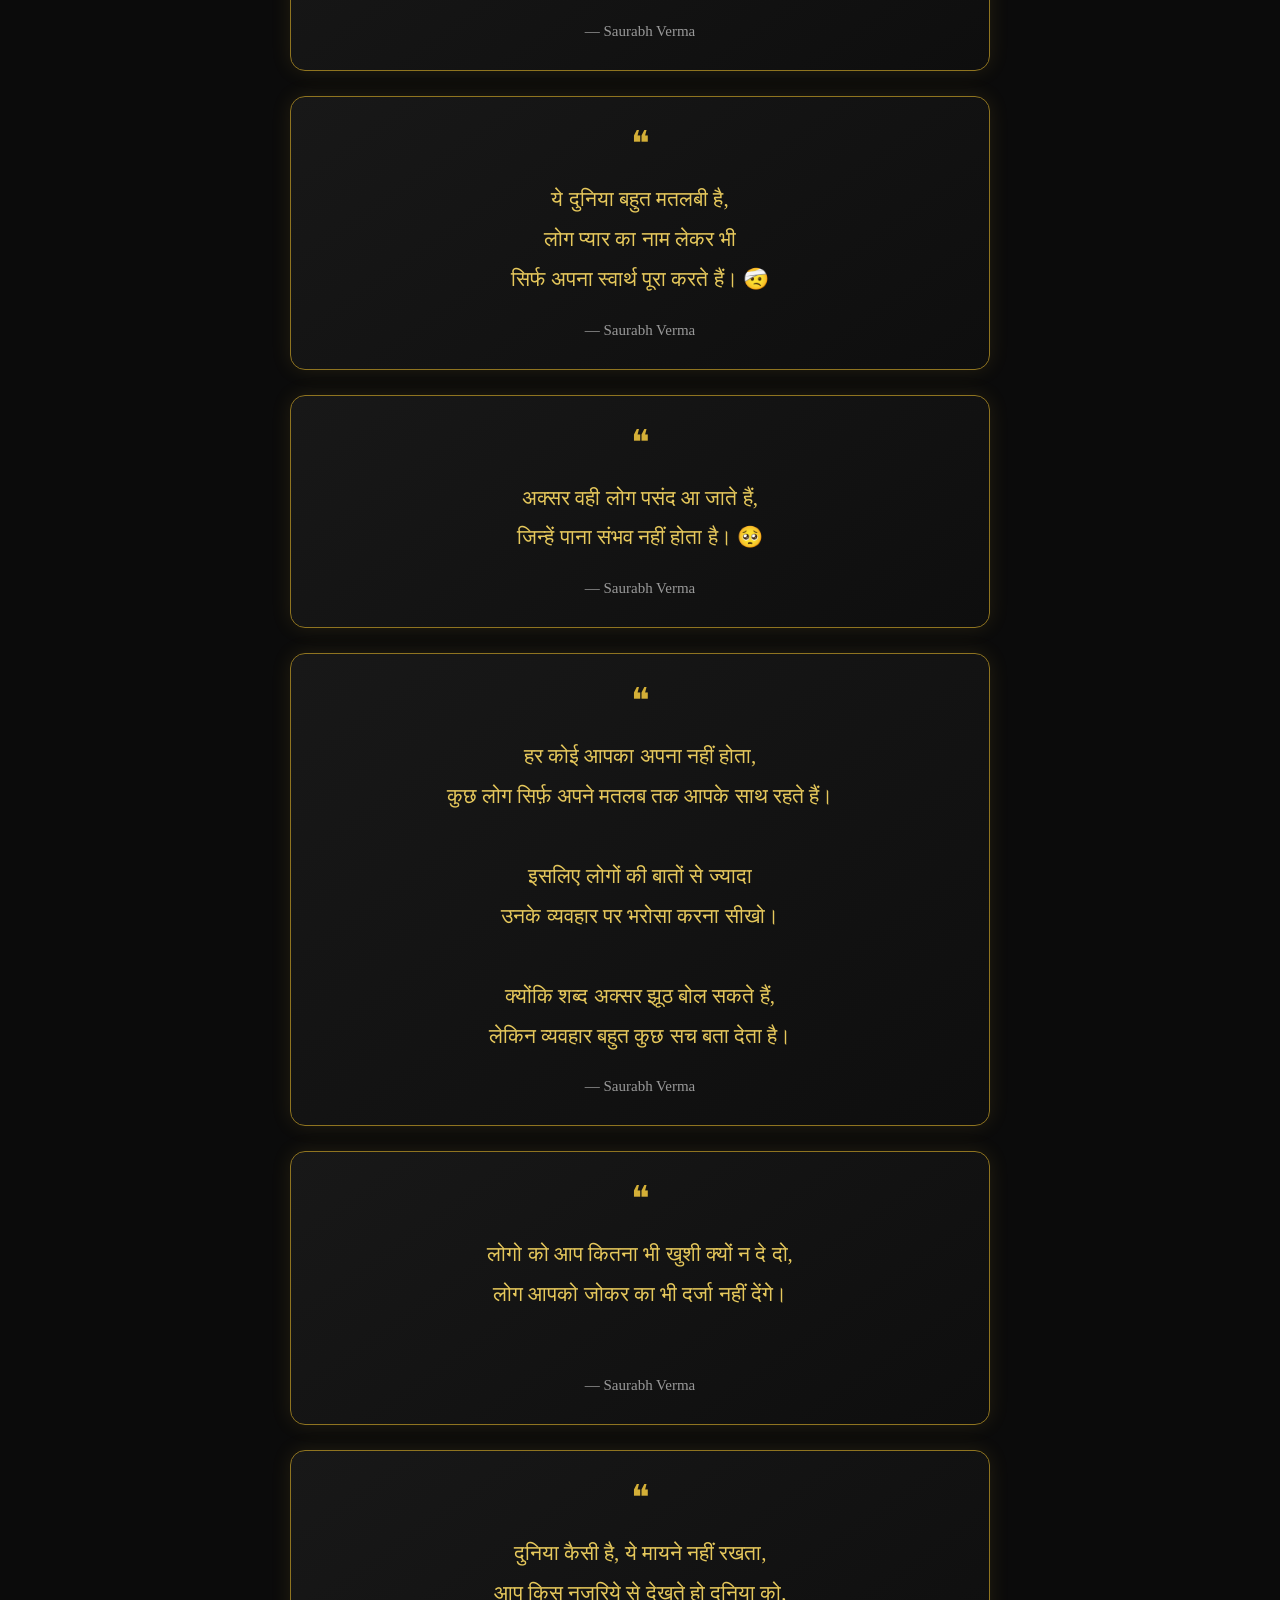
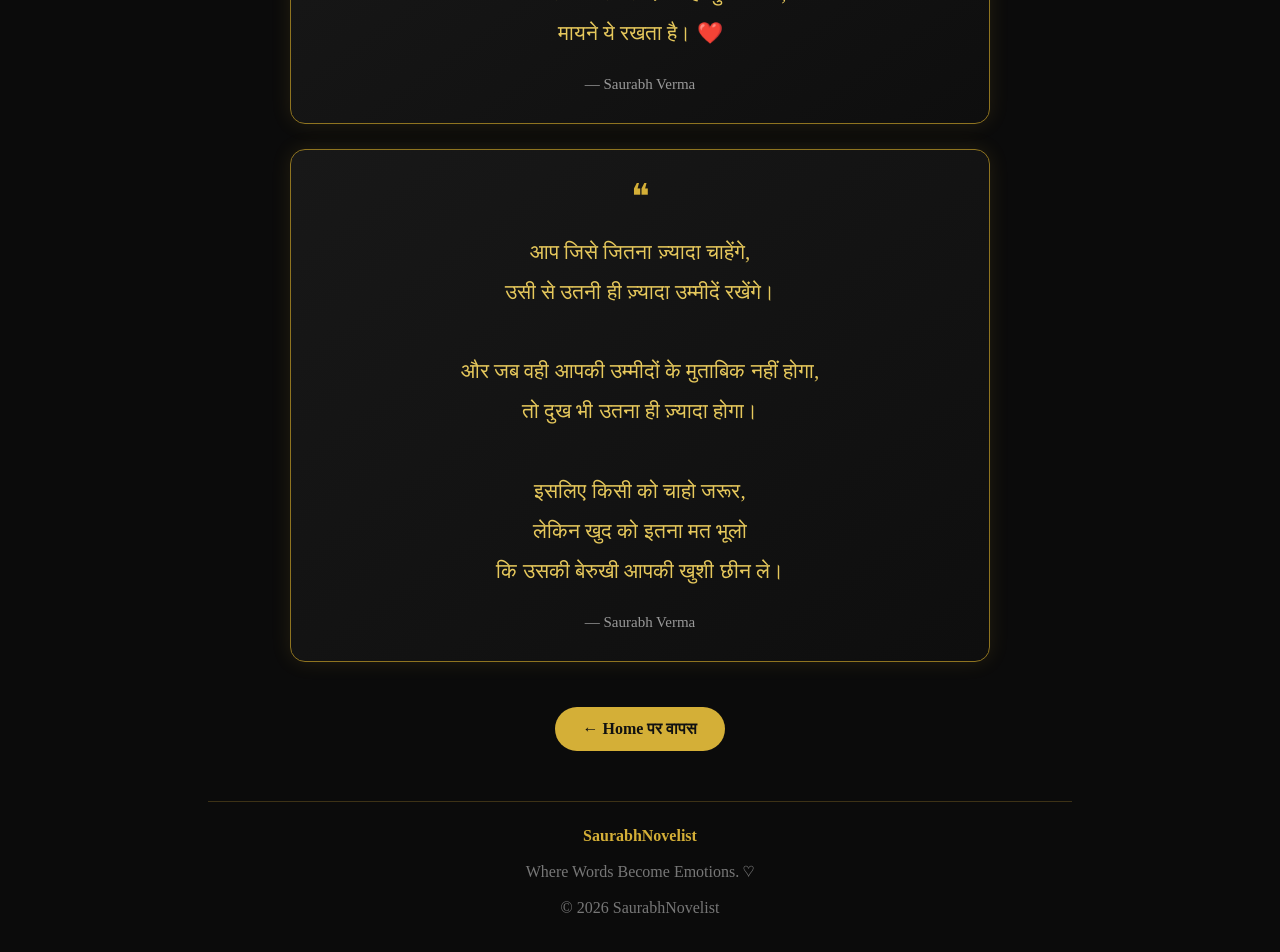
<file: thoughts.html>
<!DOCTYPE html>
<html lang="hi">
<head>
<meta charset="UTF-8">
<meta name="viewport" content="width=device-width, initial-scale=1.0">

<title>कड़वी सच्चाई & Motivational बातें | SaurabhNovelist</title>

<meta name="description"
content="SaurabhNovelist की कड़वी सच्चाई और motivational बातें — जिंदगी, प्रेम, मेहनत, संघर्ष और इंसानी भावनाओं से जुड़ी विचारपूर्ण बातें।">

<meta name="author" content="Saurabh Verma">
<meta name="robots" content="index, follow">

<link rel="canonical" href="https://saurabhnovelist.github.io/thoughts.html">

<style>
*{
    box-sizing:border-box;
}

html,
body{
    margin:0;
    padding:0;
    width:100%;
    min-height:100%;
    background:#0b0b0b !important;
    color:#fff;
}

body{
    font-family:Georgia,"Noto Serif Devanagari",serif;
}

.page{
    width:100%;
    max-width:900px;
    margin:0 auto;
    padding:55px 18px 35px;
}

/* HEADER */

.header{
    text-align:center;
    margin-bottom:45px;
}

.header h1{
    margin:0;
    color:#d4af37 !important;
    font-size:36px;
    line-height:1.4;
    font-weight:bold;
}

.header p{
    margin-top:20px;
    color:#aaa !important;
    font-size:17px;
    line-height:1.8;
}

.line{
    width:100px;
    height:2px;
    background:#d4af37;
    margin:20px auto;
}

/* THOUGHT CARD */

.thought-card{
    width:100%;
    max-width:700px;
    margin:25px auto;
    padding:30px 22px;

    background:linear-gradient(
        145deg,
        #181818,
        #0e0e0e
    ) !important;

    border:1px solid #8f7420 !important;
    border-radius:15px;

    box-shadow:
        0 0 20px rgba(212,175,55,0.12);

    text-align:center;
}

.thought-card .quote{
    color:#d4af37 !important;
    font-size:35px;
    line-height:1;
    margin-bottom:18px;
}

.thought-card p{
    margin:0;
    color:#e6c85c !important;
    font-size:21px;
    line-height:1.9;
}

.thought-card small{
    display:block;
    margin-top:22px;
    color:#999 !important;
    font-size:15px;
}

/* BACK BUTTON */

.back{
    display:block;
    width:max-content;
    margin:45px auto 10px;
    padding:13px 28px;

    background:#d4af37 !important;
    color:#111 !important;

    text-decoration:none;
    font-weight:bold;
    border-radius:25px;
}

/* FOOTER */

footer{
    text-align:center;
    margin-top:50px;
    padding-top:25px;
    border-top:1px solid #3d3216;

    color:#777 !important;
}

footer strong{
    color:#d4af37 !important;
}

/* MOBILE */

@media(max-width:600px){

    .page{
        padding:45px 14px 30px;
    }

    .header{
        margin-bottom:35px;
    }

    .header h1{
        font-size:30px;
    }

    .header p{
        font-size:16px;
    }

    .thought-card{
        padding:28px 18px;
        margin:22px auto;
    }

    .thought-card .quote{
        font-size:34px;
    }

    .thought-card p{
        font-size:19px;
        line-height:1.9;
    }

    .thought-card small{
        font-size:14px;
    }
}
</style>
</head>

<body>

<div class="page">

    <div class="header">

        <h1>💭 कड़वी सच्चाई &amp; Motivational बातें</h1>

        <div class="line"></div>

        <p>
            जिंदगी की कुछ बातें जो सोच बदल देती हैं...
        </p>

    </div>


    <!-- THOUGHT 01 -->

    <div class="thought-card">

        <div class="quote">❝</div>

        <p>
            हर कोई तुम्हारी कहानी सुनने के लिए नहीं आता,
            कुछ लोग सिर्फ तुम्हारी कमजोरियाँ जानने आते हैं।
        </p>

        <small>— Saurabh Verma</small>

    </div>


    <!-- THOUGHT 02 -->

    <div class="thought-card">

        <div class="quote">❝</div>

        <p>
            वक्त बुरा हो तो घबराना मत,
            क्योंकि वक्त बदलता जरूर है।
        </p>

        <small>— Saurabh Verma</small>

    </div>


    <!-- THOUGHT 03 -->

    <div class="thought-card">

        <div class="quote">❝</div>

        <p>
            लोगों की राय से अपनी कीमत तय मत करना,
            क्योंकि तुम्हारी असली पहचान तुम्हारी मेहनत है।
        </p>

        <small>— Saurabh Verma</small>

    </div>


    <!-- THOUGHT 04 -->

    <div class="thought-card">

        <div class="quote">❝</div>

        <p>
            जो आज तुम्हारी मेहनत पर हँसते हैं,
            कल वही तुम्हारी सफलता की मिसाल देंगे।
        </p>

        <small>— Saurabh Verma</small>

    </div>


    <!-- THOUGHT 05 -->

    <div class="thought-card">

        <div class="quote">❝</div>

        <p>
            हर बार हार जाना असफलता नहीं है,
            कभी-कभी हार हमें उस रास्ते से बचाती है
            जो हमारे लिए बना ही नहीं था।
        </p>

        <small>— Saurabh Verma</small>

    </div>


    <!-- THOUGHT 06 -->

    <div class="thought-card">

        <div class="quote">❝</div>

        <p>
            जिस दिन तुमने खुद पर विश्वास करना सीख लिया,
            उस दिन दूसरों की राय छोटी लगने लगेगी।
        </p>

        <small>— Saurabh Verma</small>

    </div>


    <!-- THOUGHT 07 -->

    <div class="thought-card">

        <div class="quote">❝</div>

        <p>
            ये दुनिया बहुत मतलबी है,<br>
            लोग प्यार का नाम लेकर भी<br>
            सिर्फ अपना स्वार्थ पूरा करते हैं। 🤕
        </p>

        <small>— Saurabh Verma</small>

    </div>


    <!-- THOUGHT 08 -->

    <div class="thought-card">

        <div class="quote">❝</div>

        <p>
            अक्सर वही लोग पसंद आ जाते हैं,<br>
            जिन्हें पाना संभव नहीं होता है। 🥺
        </p>

        <small>— Saurabh Verma</small>

    </div>

  <!-- THOUGHT 09 -->

<div class="thought-card">
    
    <div class="quote">❝</div>

    <p>
        हर कोई आपका अपना नहीं होता,<br>
        कुछ लोग सिर्फ़ अपने मतलब तक आपके साथ रहते हैं।<br><br>

        इसलिए लोगों की बातों से ज्यादा<br>
        उनके व्यवहार पर भरोसा करना सीखो।<br><br>

        क्योंकि शब्द अक्सर झूठ बोल सकते हैं,<br>
        लेकिन व्यवहार बहुत कुछ सच बता देता है।
    </p>

    <small>
        — Saurabh Verma </small>

</div>
    
      <!-- THOUGHT 10 -->
    
    <div class="thought-card">
    
    <div class="quote">❝</div>
        
    <p>
        लोगो को आप कितना भी खुशी क्यों न दे दो,<br>
        लोग आपको जोकर का भी दर्जा नहीं देंगे।<br><br>
    </p>
    
    <small>
        — Saurabh Verma </small>
</div>
    
<!-- THOUGHT 11 -->
<div class="thought-card">
    <div class="quote">❝</div>
  <p>
    दुनिया कैसी है, ये मायने नहीं रखता,<br>
    आप किस नजरिये से देखते हो दुनिया को,<br>
    मायने ये रखता है। ❤️
  </p>

  <small>
    — Saurabh Verma
  </small>

</div>

<!-- THOUGHT 12 -->
<div class="thought-card">
    <div class="quote">❝</div>
    <p>
        आप जिसे जितना ज़्यादा चाहेंगे,<br>
        उसी से उतनी ही ज़्यादा उम्मीदें रखेंगे।<br><br>

        और जब वही आपकी उम्मीदों के मुताबिक नहीं होगा,<br>
        तो दुख भी उतना ही ज़्यादा होगा।<br><br>

        इसलिए किसी को चाहो जरूर,<br>
        लेकिन खुद को इतना मत भूलो<br>
        कि उसकी बेरुखी आपकी खुशी छीन ले।
    </p>

    <small>
    — Saurabh Verma
  </small>

</div>
    <a href="index.html" class="back">
        ← Home पर वापस
    </a>


    <footer>

        <strong>SaurabhNovelist</strong>

        <br><br>

        Where Words Become Emotions. ♡

        <br><br>

        © 2026 SaurabhNovelist

    </footer>

</div>

    <script src="click-heart.js"></script>
</body>
</html>
</file>
<file: style.css>
/* =========================
   SAURABH NOVELIST
   PREMIUM BLACK & GOLD
========================= */

* {
    margin: 0;
    padding: 0;
    box-sizing: border-box;
}

html {
    scroll-behavior: smooth;
}

body {
    background: #0b0b0d;
    color: #f5f1e8;
    font-family: Georgia, "Times New Roman", serif;
    line-height: 1.7;
}

a {
    color: inherit;
    text-decoration: none;
}

button {
    font-family: inherit;
}


/* ================= HEADER ================= */

.header {
    position: sticky;
    top: 0;
    z-index: 1000;

    display: flex;
    align-items: center;
    justify-content: space-between;

    padding: 16px 6%;
    background: rgba(10, 10, 12, 0.96);
    border-bottom: 1px solid rgba(212, 175, 55, 0.35);
    backdrop-filter: blur(12px);
}

.logo {
    display: flex;
    align-items: center;
    gap: 12px;
}

.logo-mark {
    width: 48px;
    height: 48px;

    display: flex;
    align-items: center;
    justify-content: center;

    border: 1px solid #d4af37;
    border-radius: 50%;

    color: #d4af37;
    font-size: 17px;
    font-weight: bold;
    letter-spacing: 1px;
}

.logo h1 {
    color: #d4af37;
    font-size: 22px;
    line-height: 1.1;
}

.logo small {
    color: #aaa;
    font-family: Arial, sans-serif;
    font-size: 10px;
    letter-spacing: 1px;
}

.navbar {
    display: flex;
    gap: 25px;
    font-family: Arial, sans-serif;
}

.navbar a {
    color: #ddd;
    font-size: 14px;
    transition: 0.3s;
}

.navbar a:hover {
    color: #d4af37;
}

.menu-btn {
    display: none;

    background: transparent;
    color: #d4af37;

    border: 1px solid #d4af37;
    border-radius: 8px;

    padding: 8px 11px;
    font-size: 20px;
}

.mobile-menu {
    display: none;
}


/* ================= HERO ================= */

.hero {
    min-height: 88vh;

    display: flex;
    align-items: center;
    justify-content: center;

    text-align: center;
    padding: 80px 20px;

    position: relative;
    overflow: hidden;

    background:
        radial-gradient(circle at 50% 30%,
        rgba(212,175,55,0.14),
        transparent 35%),
        linear-gradient(135deg, #111116, #080809);
}

.hero::before {
    content: "";
    position: absolute;

    width: 500px;
    height: 500px;

    border: 1px solid rgba(212,175,55,0.12);
    border-radius: 50%;

    top: -250px;
    right: -180px;
}

.hero-content {
    max-width: 850px;
    position: relative;
    z-index: 2;
}

.welcome {
    color: #d4af37;
    font-family: Arial, sans-serif;
    font-size: 12px;
    letter-spacing: 5px;
    margin-bottom: 20px;
}

.hero h2 {
    font-size: clamp(42px, 8vw, 82px);
    line-height: 1.1;
    font-weight: normal;
    margin-bottom: 25px;
}

.hero h2 span {
    color: #d4af37;
}

.hero-text {
    max-width: 650px;
    margin: auto;

    color: #bbb;
    font-family: Arial, sans-serif;
    font-size: 16px;
}

.hero-buttons {
    margin-top: 35px;

    display: flex;
    justify-content: center;
    gap: 15px;
    flex-wrap: wrap;
}


/* ================= BUTTON ================= */

.btn {
    display: inline-block;

    padding: 13px 25px;

    border-radius: 30px;

    font-family: Arial, sans-serif;
    font-size: 14px;
    font-weight: bold;

    transition: 0.3s;
}

.btn.primary {
    background: #d4af37;
    color: #111;
}

.btn.primary:hover {
    transform: translateY(-3px);
    box-shadow: 0 10px 30px rgba(212,175,55,0.25);
}

.btn.secondary {
    border: 1px solid #555;
    color: #eee;
}

.btn.secondary:hover {
    border-color: #d4af37;
    color: #d4af37;
}


/* ================= SECTIONS ================= */

section {
    padding: 90px 7%;
}

.section-heading {
    text-align: center;
    margin-bottom: 55px;
}

.section-heading p,
.small-title {
    color: #d4af37;
    font-family: Arial, sans-serif;
    font-size: 11px;
    letter-spacing: 4px;
}

.section-heading h2 {
    font-size: clamp(32px, 5vw, 52px);
    font-weight: normal;
    margin-top: 5px;
}

.line {
    width: 55px;
    height: 1px;
    background: #d4af37;
    margin: 18px auto;
}

.line.left {
    margin-left: 0;
}


/* ================= NOVEL ================= */

.featured {
    background: #101012;
}

.novel-card {
    max-width: 1050px;
    margin: auto;

    display: grid;
    grid-template-columns: 330px 1fr;
    gap: 60px;

    align-items: center;
}

.novel-cover {
    min-height: 450px;

    display: flex;
    align-items: center;
    justify-content: center;

    text-align: center;

    border: 1px solid #8c7220;

    background:
        radial-gradient(circle,
        rgba(212,175,55,0.18),
        transparent 55%),
        linear-gradient(145deg, #242019, #080808);

    box-shadow: 0 25px 60px rgba(0,0,0,0.5);
}

.cover-content small {
    font-family: Arial, sans-serif;
    color: #aaa;
    letter-spacing: 3px;
}

.cover-content h3 {
    color: #d4af37;
    font-size: 28px;
    line-height: 1.15;
    margin: 20px 0;
}

.cover-line {
    width: 70px;
    height: 1px;
    background: #d4af37;
    margin: auto;
}

.cover-content h4 {
    margin-top: 25px;
    font-size: 24px;
    font-weight: normal;
}

.cover-content p {
    color: #999;
    font-family: Arial, sans-serif;
}

.novel-info .tag {
    color: #d4af37;
    font-family: Arial, sans-serif;
    font-size: 11px;
    letter-spacing: 3px;
}

.novel-info h3 {
    font-size: 42px;
    font-weight: normal;
    margin: 10px 0 20px;
}

.novel-info p {
    color: #aaa;
    margin-bottom: 18px;
    font-family: Arial, sans-serif;
}

.read-btn {
    margin-top: 10px;

    padding: 13px 24px;

    border: none;
    border-radius: 30px;

    background: #d4af37;
    color: #111;

    font-weight: bold;
    cursor: pointer;

    transition: 0.3s;
}

.read-btn:hover {
    transform: translateY(-3px);
}


/* ================= SHAYARI ================= */

.shayari {
    text-align: center;
    background: #0b0b0d;
}

.shayari-box {
    max-width: 750px;
    margin: auto;

    padding: 45px 30px;

    border: 1px solid rgba(212,175,55,0.3);
    border-radius: 15px;

    background: linear-gradient(
        145deg,
        rgba(212,175,55,0.05),
        rgba(255,255,255,0.015)
    );
}

.quote {
    color: #d4af37;
    font-size: 70px;
    line-height: 0.5;
}

.shayari-box p {
    font-size: 22px;
    margin: 25px 0;
}

.shayari-box span {
    color: #d4af37;
    font-family: Arial, sans-serif;
    font-size: 13px;
}


/* ================= ABOUT ================= */

.about {
    display: grid;
    grid-template-columns: 350px 1fr;

    gap: 70px;
    align-items: center;

    background: #101012;
}

.about-image {
    width: 100%;
    max-width: 350px;
    margin: auto;

    border: 1px solid #d4af37;
    padding: 8px;
}

.about-image img {
    width: 100%;
    height: 430px;
    object-fit: cover;
    display: block;
}

.about-content h2 {
    font-size: 50px;
    font-weight: normal;
    margin: 5px 0 10px;
}

.about-content p {
    color: #aaa;
    font-family: Arial, sans-serif;
    margin-bottom: 20px;
}


/* ================= CONTACT ================= */

.contact {
    text-align: center;
    background: #0b0b0d;
}

.contact > p {
    color: #aaa;
    font-family: Arial, sans-serif;
    margin-bottom: 25px;
}


/* ================= FOOTER ================= */

footer {
    text-align: center;
    padding: 45px 20px;

    background: #070708;
    border-top: 1px solid rgba(212,175,55,0.25);
}

.footer-logo {
    display: flex;
    justify-content: center;
    align-items: center;
    gap: 10px;

    color: #d4af37;
}

.footer-logo span {
    width: 35px;
    height: 35px;

    display: flex;
    align-items: center;
    justify-content: center;

    border: 1px solid #d4af37;
    border-radius: 50%;
}

footer p {
    color: #777;
    font-family: Arial, sans-serif;
    font-size: 12px;
    margin-top: 12px;
}

.footer-line {
    width: 70px;
    height: 1px;
    background: #333;
    margin: 20px auto;
}


/* ================= MOBILE ================= */

@media (max-width: 800px) {

    .header {
        padding: 13px 5%;
    }

    .navbar {
        display: none;
    }

    .menu-btn {
        display: block;
    }

    .mobile-menu {
        position: fixed;
        top: 80px;
        left: 0;
        right: 0;

        z-index: 999;

        background: #111;
        border-bottom: 1px solid #d4af37;

        padding: 20px;

        text-align: center;
    }

    .mobile-menu.active {
        display: block;
    }

    .mobile-menu a {
        display: block;
        padding: 12px;
        color: #ddd;
        font-family: Arial, sans-serif;
    }

    .mobile-menu a:hover {
        color: #d4af37;
    }

    .hero {
        min-height: 78vh;
        padding: 60px 20px;
    }

    .hero h2 {
        font-size: 44px;
    }

    section {
        padding: 70px 5%;
    }

    .novel-card {
        grid-template-columns: 1fr;
        gap: 40px;
    }

    .novel-cover {
        max-width: 310px;
        width: 100%;
        margin: auto;
        min-height: 420px;
    }

    .novel-info {
        text-align: center;
    }

    .novel-info h3 {
        font-size: 35px;
    }

    .about {
        grid-template-columns: 1fr;
        gap: 40px;
    }

    .about-content {
        text-align: center;
    }

    .about-content h2 {
        font-size: 38px;
    }

    .line.left {
        margin: 18px auto;
    }

    .about-image img {
        height: 400px;
    }

    .shayari-box p {
        font-size: 18px;
    }

}


/* ================= SMALL MOBILE ================= */

@media (max-width: 430px) {

    .logo h1 {
        font-size: 18px;
    }

    .logo small {
        font-size: 8px;
    }

    .logo-mark {
        width: 40px;
        height: 40px;
    }

    .hero h2 {
        font-size: 38px;
    }

    .hero-text {
        font-size: 14px;
    }

    .novel-cover {
        min-height: 390px;
    }

    .section-heading h2 {
        font-size: 34px;
    }

  }
/* ===== MOBILE RESPONSIVE FIX ===== */

* {
  box-sizing: border-box;
}

html, body {
  width: 100%;
  max-width: 100%;
  overflow-x: hidden;
}

img {
  max-width: 100%;
  height: auto;
}

@media (max-width: 768px) {

  body {
    width: 100%;
    overflow-x: hidden;
  }

  .container,
  section,
  .hero,
  .about,
  .featured,
  .novels,
  .contact,
  .footer {
    width: 100%;
    max-width: 100%;
  }

  /* Header */
  nav {
    width: 100%;
    padding: 12px 18px;
  }

  /* Hero */
  .hero {
    display: flex;
    flex-direction: column;
    align-items: center;
    text-align: center;
    padding: 40px 20px;
  }

  .hero img,
  .hero-image {
    width: 100%;
    max-width: 380px;
    height: auto;
    margin: 0 auto;
  }

  .hero-content {
    width: 100%;
    max-width: 100%;
    padding: 25px 10px;
  }

  .hero-content h1 {
    font-size: 42px;
    line-height: 1.1;
    word-break: normal;
  }

  .hero-content p {
    font-size: 16px;
    line-height: 1.6;
  }

  /* About */
  .about {
    display: flex;
    flex-direction: column;
    padding: 40px 20px;
  }

  .about-content,
  .about-image {
    width: 100%;
    max-width: 100%;
  }

  .about-image img {
    width: 100%;
    height: auto;
  }

  /* Novels */
  .novels,
  .featured-novels {
    display: flex;
    flex-direction: column;
    width: 100%;
    padding: 30px 20px;
    gap: 25px;
  }

  .novel-card {
    width: 100%;
    max-width: 420px;
    margin: 0 auto;
  }

  .novel-card img {
    width: 100%;
    height: auto;
  }

  /* Text */
  h1, h2, h3, p {
    max-width: 100%;
    overflow-wrap: break-word;
  }

  /* Footer */
  footer {
    width: 100%;
    padding: 35px 20px;
  }

  footer .container {
    display: flex;
    flex-direction: column;
    gap: 25px;
    width: 100%;
  }
}/* ===== PHOTO FIX ===== */
.hero-image img,
.about-image img,
.featured-image img {
    width: 100%;
    height: auto;
    max-width: 100%;
    object-fit: cover;
    display: block;
}

/* Mobile */
@media (max-width: 768px) {
    .hero,
    .about,
    .featured {
        display: flex;
        flex-direction: column;
    }

    .hero-image,
    .about-image {
        width: 100%;
        max-width: 100%;
    }

    .hero-content,
    .about-content {
        width: 100%;
        max-width: 100%;
    }

    .hero-image img,
    .about-image img {
        width: 100%;
        height: auto;
    }
}
.about-image {
    width: 100%;
    max-width: 350px;
    margin: 0 auto;
}

.about-image img {
    width: 100%;
    height: 420px;
    object-fit: cover;
    border-radius: 15px;
    display: block;
}
/* ===== MOBILE RESPONSIVE FIX ===== */
@media (max-width: 768px) {

  /* Hero: photo ke upar, text neeche */
  .hero {
    display: flex !important;
    flex-direction: column !important;
    align-items: center !important;
    text-align: center !important;
    padding: 40px 20px !important;
  }

  .hero-image,
  .hero-content {
    width: 100% !important;
    max-width: 100% !important;
  }

  .hero-image img {
    width: 100% !important;
    max-width: 360px !important;
    height: auto !important;
    margin: 0 auto 30px !important;
    display: block !important;
  }

  .hero-content {
    padding: 0 !important;
  }

  .hero h1,
  .hero h2 {
    color: #d4af37 !important;
  }

  .hero p {
    color: #f5f1e8 !important;
  }

  /* About section */
  .about,
  .about-section {
    display: flex !important;
    flex-direction: column !important;
    align-items: center !important;
    text-align: center !important;
    padding: 50px 20px !important;
  }

  .about-image,
  .about-content {
    width: 100% !important;
    max-width: 100% !important;
  }

  .about-image {
    order: 1 !important;
    margin-bottom: 30px !important;
  }

  .about-content {
    order: 2 !important;
  }

  .about-image img {
    width: 100% !important;
    max-width: 350px !important;
    height: auto !important;
    margin: auto !important;
    display: block !important;
  }

  .about h2,
  .about h3,
  .about-section h2,
  .about-section h3 {
    color: #d4af37 !important;
  }

  /* Featured Novels */
  .featured,
  .featured-novels,
  .novels-grid {
    display: flex !important;
    flex-direction: column !important;
    align-items: center !important;
  }

  .novel-card {
    width: 100% !important;
    max-width: 360px !important;
    margin: 20px auto !important;
  }

  .novel-card h2,
  .novel-card h3,
  .novel-card h4 {
    color: #d4af37 !important;
  }

  /* General golden headings */
  h1, h2, h3 {
    color: #d4af37;
  }
}
.novel-cover img {
    width: 100%;
    height: 100%;
    object-fit: cover;
    display: block;
}
.novel-cover img {
    width: 100%;
    height: 100%;
    object-fit: cover;
    display: block;
}
.live-rating {
    margin: 15px 0;
    color: #d4af37;
    font-size: 17px;
    font-weight: bold;
}
/* KADVI SACHCHAI & MOTIVATIONAL */

#thoughts {
    padding-top: 60px;
    padding-bottom: 60px;
}

.thought-card {
    max-width: 700px;
    margin: 25px auto;
    padding: 28px 24px;

    background: linear-gradient(
        145deg,
        #181818,
        #0e0e0e
    );

    border: 1px solid #8f7420;
    border-radius: 15px;

    text-align: center;

    box-shadow:
        0 0 20px rgba(212,175,55,0.12);

    transition: 0.3s;
}

.thought-card:hover {
    transform: translateY(-5px);

    box-shadow:
        0 0 30px rgba(212,175,55,0.22);
}

.thought-card p {
    color: #e6c85c;
    font-size: 20px;
    line-height: 1.8;
    margin: 0 0 15px;
}

.thought-card small {
    color: #999;
    font-size: 14px;
}
/* 🇮🇳 INDEPENDENCE DAY SPECIAL */

.independence-day {
    max-width: 900px;
    margin: 50px auto;
    padding: 35px 20px;
    text-align: center;

    background: linear-gradient(
        145deg,
        #171717,
        #0d0d0d
    );

    border: 1px solid #6f5b20;
    border-radius: 20px;

    box-shadow:
        0 0 25px rgba(212,175,55,0.12);
}

.tiranga {
    width: 260px;
    margin: 0 auto 30px;
    border-radius: 5px;
    overflow: hidden;
    box-shadow: 0 0 18px rgba(255,255,255,0.08);
}

.flag {
    height: 45px;
}

.saffron {
    background: #ff9933;
}

.white {
    background: #ffffff;
    display: flex;
    align-items: center;
    justify-content: center;
}

.green {
    background: #138808;
}

.chakra {
    color: #000080;
    font-size: 34px;
    line-height: 1;
}

.independence-content h2 {
    color: #ffffff;
    font-size: 30px;
    line-height: 1.5;
}

.independence-content h2 span {
    display: block;
    color: #d4af37;
}

.patriotic-line {
    color: #ddd;
    font-size: 18px;
    line-height: 1.9;
}

.jai-hind {
    margin-top: 25px;
    color: #d4af37;
    font-size: 20px;
    font-weight: bold;
}

@media (max-width: 600px) {

    .tiranga {
        width: 220px;
    }

    .independence-content h2 {
        font-size: 25px;
    }

    .patriotic-line {
        font-size: 16px;
    }
}
.freedom-message {
    margin-top: 25px;
    font-size: 18px;
    font-weight: bold;
    color: #fff;
    animation: tricolorGlow 3s infinite;
}

.countdown-title {
    margin-top: 25px;
    color: #aaa;
    font-size: 15px;
}

.countdown {
    margin-top: 8px;
    color: #d4af37;
    font-size: 22px;
    font-weight: bold;
}

@keyframes tricolorGlow {
    0% {
        text-shadow: 0 0 5px #ff9933;
    }

    50% {
        text-shadow: 0 0 12px #ffffff;
    }

    100% {
        text-shadow: 0 0 5px #138808;
    }
}
/* =========================
   MOBILE MENU FIX
========================= */

.menu {
    display: none;
    background: transparent;
    color: #d4af37;
    border: 1px solid #d4af37;
    border-radius: 8px;
    padding: 7px 11px;
    font-size: 22px;
    cursor: pointer;
}

/* Desktop */
.header nav {
    display: flex;
    gap: 20px;
    align-items: center;
}

.header nav a {
    color: #ddd;
    font-family: Arial, sans-serif;
    font-size: 14px;
    transition: 0.3s;
}

.header nav a:hover {
    color: #d4af37;
}

/* Mobile */
@media (max-width: 800px) {

    .header {
        position: sticky;
        top: 0;
        width: 100%;
        padding: 12px 5%;
    }

    .menu {
        display: block;
        z-index: 1002;
    }

    .header nav {
        display: none;
        position: absolute;
        top: 100%;
        left: 0;
        width: 100%;

        flex-direction: column;
        gap: 0;

        background: #0b0b0d;
        border-bottom: 1px solid #d4af37;

        padding: 12px 20px;

        box-shadow: 0 15px 30px rgba(0,0,0,0.4);
    }

    .header nav.active {
        display: flex;
    }

    .header nav a {
        width: 100%;
        text-align: center;
        padding: 13px 10px;

        border-bottom: 1px solid rgba(212,175,55,0.12);
    }

    .header nav a:last-child {
        border-bottom: none;
    }
}
/* ================= POSTS ================= */

.post-section {
    padding: 70px 7%;
    background: #0b0b0d;
}

.post-card {
    max-width: 650px;
    margin: auto;
    text-align: center;
}

.post-card img {
    width: 100%;
    max-width: 600px;
    height: auto;
    display: block;
    margin: auto;

    border: 1px solid rgba(212,175,55,0.45);
    border-radius: 15px;

    box-shadow: 0 15px 45px rgba(0,0,0,0.5);
}

.post-card h3 {
    color: #d4af37;
    font-size: 24px;
    font-weight: normal;
    margin-top: 22px;
}

.post-card p {
    color: #999;
    margin-top: 8px;
}

@media (max-width: 600px) {
    .post-section {
        padding: 50px 5%;
    }

    .post-card h3 {
        font-size: 20px;
    }
}
.post-section {
  padding: 70px 20px;
  text-align: center;
}

.post-grid {
  max-width: 1100px;
  margin: 40px auto 0;
  display: grid;
  grid-template-columns: repeat(3, 1fr);
  gap: 25px;
}

.post-card {
  background: #121212;
  border: 1px solid #8f7420;
  border-radius: 18px;
  padding: 15px;
  overflow: hidden;
  transition: 0.3s ease;
}

.post-card:hover {
  transform: translateY(-6px);
  box-shadow: 0 0 25px rgba(212,175,55,0.18);
}

.post-card a {
  display: block;
}

.post-card img {
  width: 100%;
  aspect-ratio: 3 / 4;
  object-fit: cover;
  display: block;
  border-radius: 12px;
  cursor: pointer;
}

.post-card h3 {
  color: #d4af37;
  margin: 18px 5px 8px;
}

.post-card p {
  color: #aaa;
  margin-bottom: 5px;
}

@media (max-width: 800px) {
  .post-grid {
    grid-template-columns: repeat(2, 1fr);
  }
}

@media (max-width: 550px) {
  .post-grid {
    grid-template-columns: 1fr;
  }

.krishna-symbol {
    font-size: 38px;
    margin-bottom: 10px;
}

}

/* =========================
   ₹49 PAYMENT CARD
========================= */

.payment-card {
    max-width: 500px;
    margin: 35px auto;
    padding: 30px 20px;
    text-align: center;
    background: linear-gradient(145deg, #111, #050505);
    border: 1px solid #d4af37;
    border-radius: 18px;
    box-shadow: 0 0 25px rgba(212, 175, 55, 0.15);
}

.payment-icon {
    font-size: 42px;
    margin-bottom: 8px;
}

.payment-card h2 {
    color: #d4af37;
    margin: 5px 0 8px;
}

.price {
    font-size: 42px;
    font-weight: bold;
    color: #fff;
    margin: 10px 0;
}

.payment-text {
    color: #ccc;
    line-height: 1.7;
    font-size: 15px;
}

.qr-box {
    background: #fff;
    color: #111;
    max-width: 270px;
    margin: 22px auto;
    padding: 15px;
    border-radius: 12px;
}

.qr-placeholder {
    width: 180px;
    height: 180px;
    margin: auto;
    display: flex;
    align-items: center;
    justify-content: center;
    background: #eee;
    border: 2px dashed #777;
    font-size: 30px;
    font-weight: bold;
    color: #777;
}

.qr-box p {
    margin: 12px 0 0;
}

.pay-btn {
    width: 100%;
    padding: 14px;
    border: none;
    border-radius: 10px;
    background: #555;
    color: #aaa;
    font-size: 17px;
    font-weight: bold;
    cursor: not-allowed;
}

.after-payment {
    margin-top: 25px;
    padding-top: 20px;
    border-top: 1px solid #444;
}

.after-payment h3 {
    color: #d4af37;
}

.after-payment p {
    color: #ccc;
    line-height: 1.7;
}

.whatsapp-note {
    margin-top: 18px;
    padding: 13px;
    border: 1px solid #444;
    border-radius: 10px;
    color: #ddd;
}
/* ==========================================
   🐶 SAURABHNOVELIST AI DOGGY
========================================== */

#saurabh-doggy {
    position: fixed;
    left: 15%;
    bottom: 18px;
    z-index: 99999;
    cursor: pointer;
    text-align: center;
    transition: transform 0.25s ease;
    user-select: none;
}

#saurabh-doggy:hover {
    transform: scale(1.08);
}

.doggy-face {
    width: 58px;
    height: 58px;
    display: flex;
    align-items: center;
    justify-content: center;

    background: #111;
    border: 2px solid #d4af37;
    border-radius: 50%;

    font-size: 34px;

    box-shadow:
        0 5px 20px rgba(0,0,0,.65),
        0 0 12px rgba(212,175,55,.25);

    animation: doggy-bounce 1.8s infinite ease-in-out;
}

.doggy-name {
    margin-top: 4px;
    color: #d4af37;
    font-size: 10px;
    font-weight: bold;
}

@keyframes doggy-bounce {

    0%,100% {
        transform: translateY(0);
    }

    50% {
        transform: translateY(-7px);
    }

}


/* ==========================================
   CHAT WINDOW
========================================== */

#saurabh-ai-chat {
    position: fixed;

    right: 18px;
    bottom: 90px;

    width: 340px;
    max-width: calc(100vw - 30px);

    height: 500px;
    max-height: 75vh;

    background: #0d0d0d;

    border: 1px solid #d4af37;
    border-radius: 15px;

    overflow: hidden;

    z-index: 100000;

    box-shadow:
        0 15px 45px rgba(0,0,0,.75),
        0 0 20px rgba(212,175,55,.12);

    display: flex;
    flex-direction: column;

    opacity: 0;
    transform: translateY(20px) scale(.96);

    pointer-events: none;

    transition:
        opacity .25s ease,
        transform .25s ease;
}

#saurabh-ai-chat.ai-open {

    opacity: 1;

    transform:
        translateY(0)
        scale(1);

    pointer-events: auto;

}


/* ==========================================
   HEADER
========================================== */

.ai-header {

    padding: 14px 15px;

    background: #111;

    border-bottom: 1px solid rgba(212,175,55,.35);

    color: #fff;

    display: flex;

    justify-content: space-between;

    align-items: center;

}

.ai-header strong {

    color: #d4af37;

}

.ai-status {

    font-size: 10px;

    color: #7ed957;

    margin-left: 5px;

}

#ai-close {

    background: none;

    border: none;

    color: #d4af37;

    font-size: 25px;

    cursor: pointer;

}


/* ==========================================
   MESSAGES
========================================== */

.ai-messages {

    flex: 1;

    padding: 15px;

    overflow-y: auto;

    display: flex;

    flex-direction: column;

    gap: 10px;

}

.ai-message {

    align-self: flex-start;

    max-width: 85%;

    background: #171717;

    color: #eee;

    border-left: 3px solid #d4af37;

    padding: 10px 12px;

    border-radius: 10px;

    font-size: 14px;

    line-height: 1.55;

}

.user-message {

    align-self: flex-end;

    max-width: 85%;

    background: #d4af37;

    color: #111;

    padding: 10px 12px;

    border-radius: 10px;

    font-size: 14px;

    line-height: 1.5;

}


/* ==========================================
   QUICK QUESTIONS
========================================== */

.ai-suggestions {

    padding: 8px;

    display: flex;

    gap: 6px;

    overflow-x: auto;

    border-top: 1px solid rgba(212,175,55,.15);

}

.ai-suggestions button {

    white-space: nowrap;

    background: #171717;

    color: #d4af37;

    border: 1px solid rgba(212,175,55,.4);

    border-radius: 20px;

    padding: 7px 10px;

    font-size: 11px;

    cursor: pointer;

}


/* ==========================================
   INPUT
========================================== */

.ai-input-area {

    display: flex;

    padding: 10px;

    gap: 8px;

    background: #111;

    border-top: 1px solid rgba(212,175,55,.3);

}

#ai-input {

    flex: 1;

    min-width: 0;

    background: #1b1b1b;

    color: #fff;

    border: 1px solid #444;

    border-radius: 8px;

    padding: 10px;

    outline: none;

}

#ai-input:focus {

    border-color: #d4af37;

}

#ai-send {

    width: 42px;

    border: none;

    border-radius: 8px;

    background: #d4af37;

    color: #111;

    font-size: 18px;

    font-weight: bold;

    cursor: pointer;

}


/* ==========================================
   MOBILE
========================================== */

@media (max-width: 600px) {

    #saurabh-doggy {

        bottom: 15px;

    }

    .doggy-face {

        width: 52px;

        height: 52px;

        font-size: 30px;

    }

    #saurabh-ai-chat {

        right: 10px;

        bottom: 78px;

        width: calc(100vw - 20px);

        height: 470px;

        max-height: 72vh;

    }

       }
/* ❤️ Click Heart Effect */

.click-heart {
    position: fixed;
    pointer-events: none;
    z-index: 999999;

    font-size: 18px;
    opacity: 0.65;

    animation: heartFloat 1.2s ease-out forwards;
}

@keyframes heartFloat {
    0% {
        transform: translate(-50%, -50%) scale(0.7);
        opacity: 0;
    }

    20% {
        opacity: 0.65;
        transform: translate(-50%, -50%) scale(1);
    }

    100% {
        transform: translate(-50%, 35px) scale(0.65);
        opacity: 0;
    }
}
/* EK ANJAAN MULAKAT - PHYSICAL BOOK BANNER */
.physical-book-banner {
    position: relative;
    display: flex;
    align-items: center;
    justify-content: center;
    min-height: 300px;
    margin: 18px auto;
    padding: 35px 22px;
    overflow: hidden;
    text-align: center;
    color: #fff;
    background:
        linear-gradient(90deg, rgba(0,0,0,.94), rgba(0,0,0,.72)),
        url("images/ek-anjan-mulakat-book-cover.jpg")
        center 35% / cover no-repeat;
    border: 1px solid #d4af37;
    border-radius: 12px;
    box-shadow: 0 8px 28px rgba(0,0,0,.5);
}

.physical-book-content {
    position: relative;
    z-index: 1;
    max-width: 650px;
}

.physical-book-label {
    color: #e5c76b;
    letter-spacing: 3px;
    font-size: 12px;
}

.physical-book-content h2 {
    margin: 18px 0 10px;
    color: #f0cc65;
    font-size: clamp(28px, 5vw, 44px);
    text-shadow: 0 2px 12px #000;
}

.physical-book-subtitle {
    margin: 10px 0 22px;
    font-size: 16px;
    line-height: 1.7;
}

.physical-book-status {
    display: inline-block;
    padding: 11px 22px;
    border: 1px solid #d4af37;
    border-radius: 5px;
    color: #f5d778;
    font-weight: bold;
    letter-spacing: 2px;
}

.physical-book-edition {
    margin: 13px 0 5px;
    font-size: 14px;
    letter-spacing: 3px;
}

.physical-book-author {
    margin-bottom: 0;
    color: #e5c76b;
}

.physical-book-close {
    position: absolute;
    top: 8px;
    right: 12px;
    z-index: 2;
    background: transparent;
    border: 0;
    color: #fff;
    font-size: 27px;
    cursor: pointer;
}

@media (max-width: 600px) {
    .physical-book-banner {
        min-height: 270px;
        margin: 12px;
        padding: 30px 16px;
    }

    .physical-book-label {
        letter-spacing: 2px;
    }

    .physical-book-subtitle {
        font-size: 14px;
    }
}
</file>
